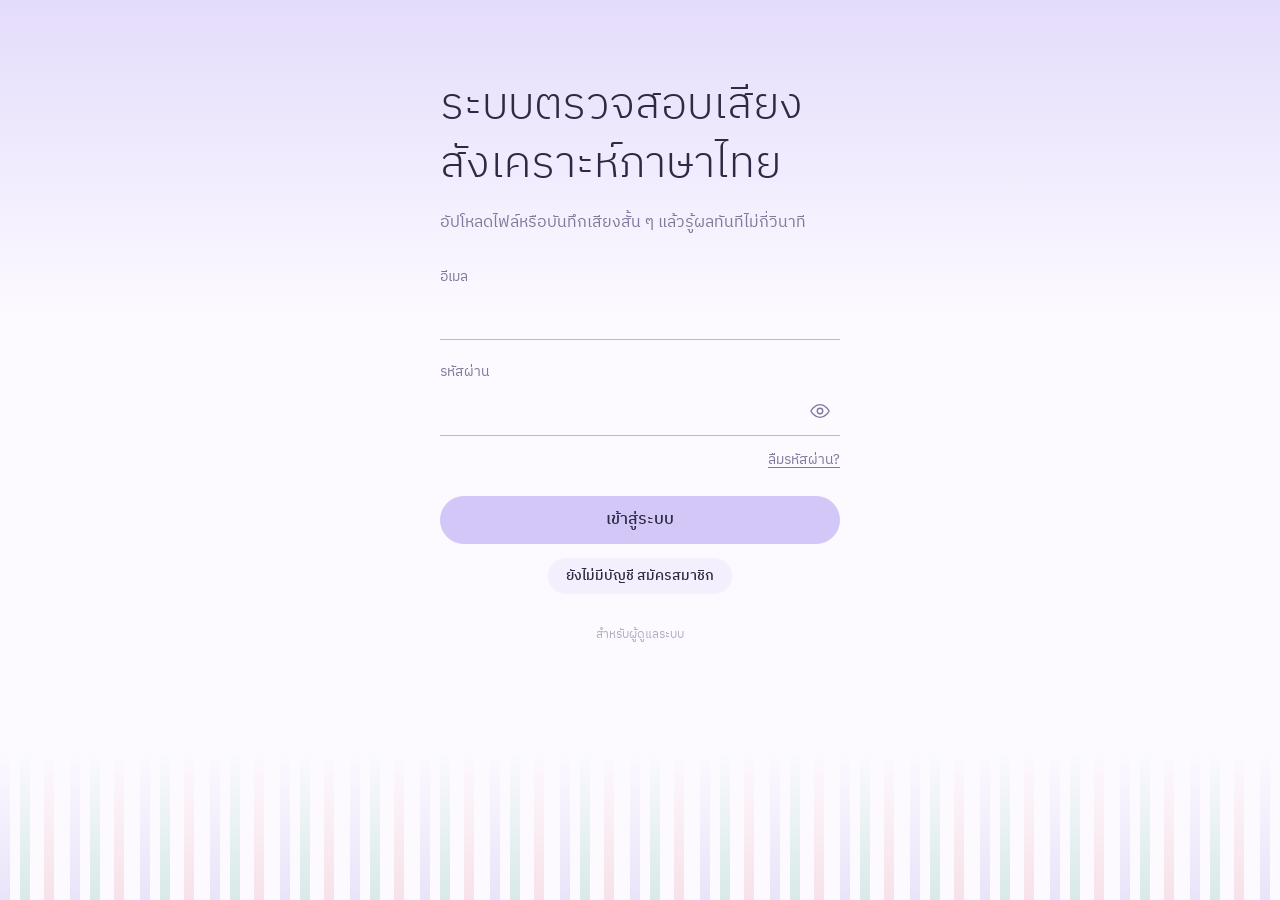
<file: frontend/index.html>
<!DOCTYPE html>
<html lang="th">
<head>
<meta charset="utf-8">
<meta name="viewport" content="width=device-width, initial-scale=1, viewport-fit=cover">
<meta name="theme-color" content="#FCFAFF" media="(prefers-color-scheme: light)">
<meta name="theme-color" content="#171424" media="(prefers-color-scheme: dark)">
<title>ระบบตรวจสอบเสียงสังเคราะห์ภาษาไทย</title>
<link rel="preconnect" href="https://fonts.googleapis.com">
<link rel="preconnect" href="https://fonts.gstatic.com" crossorigin>
<link href="https://fonts.googleapis.com/css2?family=IBM+Plex+Sans+Thai:wght@200;300;400;500&display=swap" rel="stylesheet">
<style>
:root{--bg:#FCFAFF;--surf:#F3EFFC;--line:#E6DFF5;--ink:#2E2A44;--mute:#7E789A;--accent:#8E7CE0;--real:#2E9E78;--fake:#E0626F;--btn:#D3C7F8;--on-btn:#2E2A44;--sky:#D8EDFA;--rose:#FADDE1;--mint:#D6F0E5;--lilac:#E4DCFB;--peach:#FDE6D5;color-scheme:light}
@media (prefers-color-scheme:dark){:root{--bg:#171424;--surf:#221E34;--line:#352F4D;--ink:#EFEBFA;--mute:#A9A2C4;--accent:#B5A6FF;--real:#6FD3A8;--fake:#FF8D98;--btn:#4A3F82;--on-btn:#F3F0FF;--sky:#1F3A4D;--rose:#4A2A33;--mint:#1F4236;--lilac:#3A3066;--peach:#4A3427;color-scheme:dark}}
*{box-sizing:border-box}
html{-webkit-text-size-adjust:100%}
body{margin:0;background:var(--bg);color:var(--ink);font:400 16px/1.75 'IBM Plex Sans Thai','Noto Sans Thai',system-ui,sans-serif}
b,strong{font-weight:500}
h1,h2,h3{font-weight:300;margin:0;line-height:1.35}
h1{font-size:clamp(30px,6vw,44px)}h2{font-size:24px}h3{font-size:18px;font-weight:500}
p{margin:0}
button{font:inherit;color:inherit;cursor:pointer}
svg.i{width:22px;height:22px;fill:none;stroke:currentColor;stroke-width:1.5;stroke-linecap:round;stroke-linejoin:round;flex:none}
.num{font-variant-numeric:tabular-nums}
.mute{color:var(--mute)}.small{font-size:14px}.center{text-align:center}
:focus-visible{outline:2px solid var(--accent);outline-offset:3px}
.row{display:flex;gap:16px;align-items:center;flex-wrap:wrap}
.err{color:var(--fake);margin-top:14px}
.ok{color:var(--real);margin-top:14px;display:flex;gap:8px;align-items:center}

/* header + navigation */
.bar{position:sticky;top:0;z-index:5;background:var(--bg);padding-top:env(safe-area-inset-top,0px)}
.bar>div{max-width:960px;margin:0 auto;display:flex;align-items:center;gap:28px;padding:20px 24px}
.brand{display:flex;align-items:center;gap:12px;font-size:17px;font-weight:500;margin-right:auto}
.logo{display:flex;align-items:center;gap:3px;height:24px}
.logo i{width:2.5px;border-radius:2px;background:var(--ink)}
.tag{font-size:12px;border:1px solid var(--line);border-radius:999px;padding:0 10px;color:var(--mute);font-weight:400}
.nav{display:flex;gap:28px}
.nav button{border:0;background:none;color:var(--mute);padding:6px 0;border-bottom:2px solid transparent}
.nav button svg{display:none}
.nav button:hover{color:var(--ink)}
.nm{display:inline-block;max-width:11em;overflow:hidden;text-overflow:ellipsis;white-space:nowrap;vertical-align:bottom}
.dock .nm{max-width:7em}
.nav button.on{color:var(--ink);font-weight:500;border-color:var(--ink)}
.out{border:0;background:none;color:var(--mute);padding:6px 0}
.dock{display:none}
.page{max-width:560px;margin:0 auto;padding:40px 24px 96px}
.page.wide{max-width:960px}
@media(max-width:720px){
  .nav{display:none}
  .bar>div{padding:14px 20px}
  .dock{display:flex;position:fixed;left:0;right:0;bottom:0;z-index:5;background:var(--bg);border-top:1px solid var(--line);padding:8px 8px calc(8px + env(safe-area-inset-bottom,0px))}
  .dock button{flex:1;display:flex;flex-direction:column;align-items:center;gap:2px;border:0;background:none;color:var(--mute);font-size:12px;padding:6px 0}
  .dock button.on{color:var(--ink);font-weight:500}
  .page{padding:24px 20px 120px}
}

/* shared parts */
.card{margin-top:56px;padding-top:28px;border-top:1px solid var(--line)}
.btn{display:inline-flex;align-items:center;justify-content:center;gap:8px;min-height:48px;padding:0 28px;border:0;border-radius:999px;background:var(--btn);color:var(--on-btn);font-weight:500}
.btn.block{width:100%}
.btn.ghost{background:none;color:var(--ink);border:1px solid var(--line)}
.btn.ghost:hover{border-color:var(--ink)}
.btn.sm{min-height:36px;padding:0 18px;font-size:14px}
.in{width:100%;min-height:48px;padding:10px 0;border:0;border-bottom:1px solid var(--line);border-radius:0;background:none;color:var(--ink);font:inherit}
.in:focus{outline:none;border-bottom-color:var(--ink);box-shadow:0 1px 0 var(--ink)}
textarea.in{min-height:96px;resize:vertical;border:1px solid var(--line);border-radius:14px;padding:12px 14px}
textarea.in:focus{box-shadow:none;border-color:var(--ink)}
label.f{display:block;margin-top:20px;color:var(--mute);font-size:14px}
label.f .in{margin-top:2px;color:var(--ink);font-size:16px}
.pill{display:inline-flex;align-items:center;gap:6px;font-size:14px;color:var(--mute);margin-right:10px}
.pill::before{content:"";width:6px;height:6px;border-radius:50%;background:currentColor}
.pill.real{color:var(--real)}.pill.fake{color:var(--fake)}
.seg2{display:flex;gap:28px;border-bottom:1px solid var(--line)}
.seg2 button{border:0;background:none;padding:10px 0;color:var(--mute);border-bottom:2px solid transparent;margin-bottom:-1px}
.seg2 button.on{color:var(--ink);font-weight:500;border-color:var(--ink)}
.chips{display:flex;gap:8px;flex-wrap:wrap;align-items:center;margin-top:28px}
.chip{display:inline-flex;align-items:center;gap:6px;border:1px solid var(--line);background:none;border-radius:999px;padding:5px 16px;color:var(--mute)}
.chip svg.i{width:18px;height:18px}
.chip:hover{border-color:var(--ink);color:var(--ink)}
.chip.on{background:var(--ink);border-color:var(--ink);color:var(--bg);font-weight:500}
.empty{text-align:center;padding:64px 16px;color:var(--mute)}
.iconbtn{border:0;background:none;color:var(--mute);padding:6px;border-radius:10px}
.iconbtn:hover{color:var(--fake)}

/* login */
.login{min-height:100vh;display:grid;place-items:center;padding:48px 24px 200px;position:relative;overflow:hidden}
.lg{width:100%;max-width:400px;position:relative;z-index:1}
.bars{position:absolute;left:0;right:0;bottom:0;height:150px;display:flex;align-items:flex-end;gap:6px;padding:0 24px;pointer-events:none}
.bars i{flex:1;background:color-mix(in srgb,var(--ink) 11%,var(--bg));border-radius:2px 2px 0 0;transform-origin:bottom;animation:rise .9s cubic-bezier(.2,.8,.2,1) both;animation-delay:calc(var(--n)*18ms)}
@keyframes rise{from{transform:scaleY(.04);opacity:0}to{transform:scaleY(1);opacity:1}}

/* home */
.stage{margin-top:36px}
.live{display:block;width:100%;height:84px;margin-top:36px}
.timer{font-size:72px;font-weight:200;line-height:1;text-align:center;margin-top:12px}
.rec{position:relative;width:112px;height:112px;border-radius:50%;border:1.5px solid var(--ink);background:none;color:var(--ink);display:grid;place-items:center;margin:28px auto 14px}
.rec:hover{background:var(--surf)}
.rec svg.i{width:34px;height:34px}
.rec.on{border-color:var(--fake);color:var(--fake)}
.rec.on::after{content:"";position:absolute;inset:-9px;border-radius:50%;border:1px solid var(--fake);animation:ping 1.5s ease-out infinite}
@keyframes ping{from{opacity:.9;transform:scale(.92)}to{opacity:0;transform:scale(1.2)}}
.drop{display:grid;place-items:center;gap:8px;text-align:center;border:1px dashed var(--line);border-radius:28px;padding:80px 16px;margin-top:32px;cursor:pointer;position:relative}
.drop:hover,.drop:focus-within{border-color:var(--ink)}
.drop input{position:absolute;opacity:0;width:1px;height:1px}
.drop svg.i{width:32px;height:32px;color:var(--mute)}
.spin{width:36px;height:36px;border-radius:50%;border:2px solid var(--line);border-top-color:var(--ink);margin:20px auto;animation:sp 1s linear infinite}
@keyframes sp{to{transform:rotate(360deg)}}

/* result */
.res{--c:var(--real);margin-top:36px}
.res.fake{--c:var(--fake)}
.bignum{font-size:clamp(112px,34vw,200px);font-weight:200;line-height:.95;color:var(--c);letter-spacing:-.04em}
.bignum.long{font-size:clamp(72px,21vw,120px)}
.bignum small{font-size:.26em;font-weight:300;letter-spacing:0;margin-left:.08em}
.vword{font-size:26px;font-weight:500;margin-top:14px}
audio{display:block;width:100%;height:36px;margin-top:28px}
.scope{margin-top:28px}
canvas#wave{display:block;width:100%;height:88px}
.segs{display:flex;gap:4px;margin-top:14px}
.sg{min-width:0}
.sg i{display:block;height:6px;border-radius:3px}
.sg span{display:block;margin-top:6px;font-size:12px;color:var(--mute)}
.axis{display:flex;justify-content:space-between;font-size:13px;color:var(--mute);margin-top:4px}
.choices{display:flex;gap:12px;margin-top:16px}
.choice{flex:1;display:flex;align-items:center;justify-content:center;gap:8px;min-height:48px;border:1px solid var(--line);background:none;border-radius:999px;font-weight:500}
.choice:hover{border-color:var(--ink)}
.choice.yes.on{background:var(--real);border-color:var(--real);color:var(--bg)}
.choice.no.on{background:var(--fake);border-color:var(--fake);color:var(--bg)}

/* history */
.hlist{margin-top:24px;border-bottom:1px solid var(--line)}
.hrow{--c:var(--real);display:grid;grid-template-columns:auto 1fr auto auto;gap:16px;align-items:start;padding:22px 0;border-top:1px solid var(--line)}
.hrow.fake{--c:var(--fake)}
.hrow .dot{width:8px;height:8px;border-radius:50%;background:var(--c);margin-top:11px}
.hrow .g{min-width:0;overflow-wrap:anywhere}
.hrow .sc{text-align:right}
.bigpct{font-size:40px;font-weight:200;line-height:1.1;color:var(--c)}
.cmt{margin-top:10px;padding-left:12px;border-left:2px solid var(--line);font-size:14px;color:var(--mute);white-space:pre-wrap;overflow-wrap:anywhere}
.dbg{margin-top:16px;padding:12px;border:1px dashed var(--line);border-radius:12px;font-size:12px;overflow:auto;white-space:pre-wrap;overflow-wrap:anywhere}
@media(max-width:560px){.hrow{grid-template-columns:auto 1fr auto}.hrow .iconbtn{grid-column:3;grid-row:2;justify-self:end}}

/* calendar */
.datewrap{position:relative}
.cal{position:absolute;top:calc(100% + 8px);left:0;z-index:6;width:300px;max-width:calc(100vw - 40px);background:var(--bg);border:1px solid var(--line);border-radius:20px;padding:16px}
.calh{display:flex;justify-content:space-between;align-items:center;margin-bottom:8px}
.calg{display:grid;grid-template-columns:repeat(7,1fr);gap:2px;text-align:center}
.calg i{font-style:normal;color:var(--mute);font-size:13px;padding:4px 0}
.day{border:0;background:none;border-radius:999px;min-height:36px;color:var(--ink)}
.day:hover{background:var(--surf)}
.day.today{box-shadow:inset 0 0 0 1px var(--ink)}
.day.sel{background:var(--ink);color:var(--bg);font-weight:500}
.calf{display:flex;gap:8px;justify-content:space-between;margin-top:12px}
@media(max-width:720px){.cal{position:fixed;left:50%;top:50%;transform:translate(-50%,-50%);width:min(320px,90vw)}}

/* profile */
.avatar{width:88px;height:88px;border-radius:50%;background:var(--surf);display:grid;place-items:center;font-size:34px;font-weight:200;overflow:hidden}
.avatar img{width:100%;height:100%;object-fit:cover}
.dl{margin:20px 0 0}
.dl div{display:flex;justify-content:space-between;gap:16px;padding:14px 0;border-top:1px solid var(--line)}
.dl dt{color:var(--mute)}.dl dd{margin:0;text-align:right;overflow-wrap:anywhere}

/* admin */
.stats{display:grid;grid-template-columns:repeat(4,1fr);margin-top:36px;border-top:1px solid var(--line);border-bottom:1px solid var(--line)}
.stat{--c:var(--mute);background:none;border:0;color:inherit;text-align:left;padding:24px 0 24px 24px;display:block;width:100%}
.stat:first-child{padding-left:0}
.stat+.stat{border-left:1px solid var(--line)}
button.stat:hover strong{color:var(--accent)}
.stat .k{display:flex;align-items:center;gap:8px;color:var(--mute);font-size:14px}
.stat .k i{width:8px;height:8px;border-radius:50%;background:var(--c)}
.stat strong{display:block;font-size:56px;font-weight:200;line-height:1.1;margin-top:8px}
@media(max-width:720px){.stats{grid-template-columns:1fr 1fr}.stat{padding:20px 0 20px 20px}.stat:nth-child(odd){padding-left:0;border-left:0}.stat:nth-child(n+3){border-top:1px solid var(--line)}}
.ratio{display:flex;height:8px;gap:3px;margin-top:18px}
.ratio button{border:0;min-width:8px;border-radius:4px;padding:0}
.ratio .rf{background:var(--fake)}.ratio .rr{background:var(--real)}
.legend{display:flex;gap:24px;flex-wrap:wrap;margin-top:12px;color:var(--mute);font-size:14px}
.chart{display:flex;align-items:flex-end;gap:12px;height:160px;margin-top:20px}
.chart div{flex:1;display:flex;flex-direction:column;justify-content:flex-end;align-items:center;font-size:13px;color:var(--mute);height:100%}
.chart i{display:block;width:100%;max-width:28px;background:color-mix(in srgb,var(--ink) 16%,var(--bg));border-radius:4px 4px 0 0;margin:6px 0}
.chart div.today i{background:var(--ink)}
.chart b{color:var(--ink);font-weight:500}
.tw{overflow-x:auto}.tw table{min-width:720px}.tw td:first-child{white-space:nowrap}
table{border-collapse:collapse;width:100%;font-size:15px;min-width:640px}
th,td{text-align:left;padding:14px 12px 14px 0;border-top:1px solid var(--line);vertical-align:top}
th{border-top:0;color:var(--mute);font-weight:400;font-size:13px}
.thbig{font-size:clamp(96px,22vw,140px);font-weight:200;line-height:1;text-align:center;margin-top:20px;letter-spacing:-.04em}
input[type=range]{-webkit-appearance:none;appearance:none;width:100%;height:4px;border-radius:2px;background:linear-gradient(to right,var(--real) 0 var(--x,70%),var(--fake) var(--x,70%) 100%);margin:36px 0 14px}
input[type=range]::-webkit-slider-thumb{-webkit-appearance:none;width:24px;height:24px;border-radius:50%;background:var(--bg);border:2px solid var(--ink);cursor:grab}
input[type=range]::-moz-range-thumb{width:18px;height:18px;border-radius:50%;background:var(--bg);border:2px solid var(--ink)}
.zones{display:flex;justify-content:space-between;gap:12px;font-size:14px}

@media(prefers-reduced-motion:reduce){*,*::before,*::after{animation:none!important}}

/* pastel colour layer */
body{background:linear-gradient(180deg,var(--lilac) 0,var(--bg) 320px) no-repeat,var(--bg)}
.bar{background:color-mix(in srgb,var(--lilac) 90%,transparent);backdrop-filter:blur(8px)}
.btn{box-shadow:none;transition:none}.btn:hover{background:color-mix(in srgb,var(--btn) 80%,var(--accent))}
.btn:hover,.btn:active{transform:none;box-shadow:none}
.btn.ghost{background:var(--surf);border:0}.btn.ghost:hover{background:var(--lilac)}
.chip{background:var(--surf);border-color:transparent}.chip:hover{background:var(--lilac);color:var(--ink)}
.chip.on{background:var(--btn);color:var(--on-btn);border-color:transparent}
.tag{background:var(--surf);border-color:transparent}
.nav button.on,.seg2 button.on{border-color:var(--accent)}
.in{border-bottom-color:color-mix(in srgb,var(--accent) 45%,var(--line))}
.in:focus{border-bottom-color:var(--accent);box-shadow:0 1px 0 var(--accent)}
textarea.in{background:var(--surf);border-color:transparent;box-shadow:none}textarea.in:focus{border-color:var(--accent);box-shadow:none}
.drop{background:var(--peach);border:0;color:var(--ink)}.drop:hover{background:color-mix(in srgb,var(--peach) 70%,var(--lilac))}
.drop svg.i{color:var(--accent);border:0;padding:0;background:none;width:32px;height:32px}
.rec{background:var(--rose);border:0;color:var(--fake);width:120px;height:120px;box-shadow:none;transition:none}
.rec:hover,.rec:active{transform:none;box-shadow:none;background:color-mix(in srgb,var(--rose) 70%,var(--lilac))}
.rec.on{background:var(--fake);color:#fff}.rec svg.i{width:34px;height:34px}
.live{background:none;border:0;border-radius:0;height:84px;margin-top:36px}
.timer{font-family:inherit;font-size:72px;font-weight:200}
.stage{padding:0;background:none;border:0;box-shadow:none;margin-top:36px}
.stage .seg2{background:none;padding:0;border:0;border-radius:0;border-bottom:1px solid var(--line);gap:28px}
.seg2{padding:0;border:0;border-radius:0;background:none;border-bottom:1px solid var(--line);gap:28px}
.seg2 button{flex:none;border:0;border-bottom:2px solid transparent;border-radius:0;padding:10px 0;margin-bottom:-1px;background:none;box-shadow:none}
.seg2 button.on{background:none;box-shadow:none;border-color:var(--accent);color:var(--ink)}
.bars i{background:color-mix(in srgb,var(--accent) 22%,var(--bg))}
.bars i:nth-child(3n){background:color-mix(in srgb,var(--real) 22%,var(--bg))}
.bars i:nth-child(5n){background:color-mix(in srgb,var(--fake) 20%,var(--bg))}
.res{background:color-mix(in srgb,var(--c) 12%,var(--bg));border:0;border-radius:32px;padding:28px 24px 24px;margin:36px -8px 0;box-shadow:none}
.hrow{background:var(--surf);border:0;border-radius:22px;padding:18px 20px;margin-bottom:10px;box-shadow:none}
.hrow.real{background:var(--mint)}.hrow.fake{background:var(--rose)}
.hlist{border-bottom:0}
.cmt{background:color-mix(in srgb,var(--bg) 70%,transparent);border:0;border-radius:12px;padding:8px 12px}
.cal{box-shadow:0 12px 40px rgba(60,40,110,.16);border-color:transparent}
.day.sel{background:var(--btn);color:var(--on-btn)}.day:hover{background:var(--lilac)}.day.today{box-shadow:inset 0 0 0 1px var(--accent)}
.avatar{background:var(--lilac)}
.dock{background:color-mix(in srgb,var(--lilac) 90%,transparent)}.dock button.on{color:var(--accent)}
.stats{border:0;gap:12px}
.stat,.stat:first-child{padding:20px 22px;border:0!important;border-radius:24px;background:var(--surf)}
.stats>:nth-child(1){background:var(--sky)}.stats>:nth-child(2){background:var(--rose)}.stats>:nth-child(3){background:var(--mint)}.stats>:nth-child(4){background:var(--lilac)}
.stat+.stat{border-left:0}
@media(max-width:720px){.stat:nth-child(odd){padding-left:22px}.stat:nth-child(n+3){border-top:0}}
.ratio .rf{background:var(--fake)}.ratio .rr{background:var(--real)}
.chart i{background:color-mix(in srgb,var(--accent) 30%,var(--bg))}.chart div.today i{background:var(--accent)}
.card{margin-top:44px}
input[type=range]{background:linear-gradient(to right,var(--mint) 0 var(--x,70%),var(--rose) var(--x,70%) 100%);height:8px;border:0;margin:36px 0 14px}
input[type=range]::-webkit-slider-thumb{width:26px;height:26px;background:var(--bg);border:3px solid var(--accent);box-shadow:none}
input[type=range]::-moz-range-thumb{width:20px;height:20px;background:var(--bg);border:3px solid var(--accent);box-shadow:none}
.thbig{font-family:inherit;font-weight:200;color:var(--ink);-webkit-text-stroke:0;text-shadow:none;margin-top:20px}
.err{background:none;border:0;padding:0;color:var(--fake);border-radius:0}
.ok{background:none;border:0;padding:0;color:var(--real)}

/* shims for features added later (mascot hidden, plain layout) */
.mc,.sticker,.hero::before,.hero::after{display:none}
.logo{display:flex;align-items:center;gap:3px;height:24px;width:auto;border:0;background:none;box-shadow:none;transform:none}
.logo b{display:flex;align-items:center;gap:3px;height:24px}.logo i{width:2.5px;border-radius:2px;background:var(--accent)}
.nb{display:inline-block}.brand{font-family:inherit;min-width:0;line-height:1.3}.brand .tag{flex:none}@media(max-width:560px){.bar .brand{font-size:14px;gap:8px}}@media(min-width:561px){.bar .nav button,.bar>button{white-space:nowrap}.bar .brand{flex:1 1 200px}}
.hello{display:block}.bubble{background:none;border:0;box-shadow:none;padding:0;margin:0;color:var(--mute);border-radius:0;font-size:16px}
.hero{background:none;border:0;box-shadow:none;padding:0;display:block}
.hero h1{margin:6px 0 0}.hero p{color:var(--mute);margin:14px 0 28px}
.login{display:block;max-width:none;min-height:100vh;padding:48px 24px 200px;position:relative;margin:0}
.login .hero,.login .lg{max-width:400px;margin:0 auto}.login .hero{margin-top:28px;text-align:left}
.lg{position:relative;z-index:1;margin-top:20px}.lg>.brand{display:none}.hero::before{display:none}
.lg .card{margin-top:0;padding:0;border:0;box-shadow:none;background:none}
.login::after{content:"";position:absolute;left:0;right:0;bottom:0;height:150px;background:repeating-linear-gradient(90deg,color-mix(in srgb,var(--accent) 22%,var(--bg)) 0 10px,transparent 10px 20px,color-mix(in srgb,var(--real) 22%,var(--bg)) 20px 30px,transparent 30px 44px,color-mix(in srgb,var(--fake) 20%,var(--bg)) 44px 54px,transparent 54px 70px);-webkit-mask:linear-gradient(0deg,#000,transparent);mask:linear-gradient(0deg,#000,transparent);pointer-events:none;opacity:.8}
.reshead{display:block}.reshead>div{display:flex;flex-direction:column-reverse}
.vword{background:none;border:0;border-radius:0;box-shadow:none;transform:none;padding:0;font-family:inherit;font-size:26px;font-weight:500;margin-top:14px}
.bignum{font-family:inherit;font-size:clamp(112px,34vw,200px);font-weight:200;color:var(--c);-webkit-text-stroke:0;text-shadow:none;letter-spacing:-.04em;line-height:.95;margin:0}
.bignum small{-webkit-text-stroke:0;font-weight:300}
.resmeta{color:var(--mute);margin-top:4px;opacity:1}
.warn{border:0;background:var(--peach);border-radius:12px}
.scope{background:none;border:0;padding:0;border-radius:0;margin-top:28px}
.sg i{border:0;height:6px;border-radius:3px}.sg span{text-align:left;font-weight:400;color:var(--mute)}
.choice{background:var(--surf);border:0;box-shadow:none;border-radius:999px;transition:none}
.choice:hover,.choice.yes.on,.choice.no.on{transform:none;box-shadow:none}
.choice.yes.on{background:var(--mint)}.choice.no.on{background:var(--rose)}
.hrow .dot{width:10px;height:10px;border:0;background:var(--c);margin-top:10px;display:block}.hrow .dot svg{display:none}
.bigpct{font-family:inherit;font-weight:200;font-size:40px;-webkit-text-stroke:0}
.pill{border:0;background:var(--surf);padding:0 10px;margin:0 6px 4px 0;border-radius:999px}.pill.real{background:var(--mint)}.pill.fake{background:var(--rose)}
.cmt{border:0}
.empty .mc{display:none}
.stage.center::before{content:"";display:block;width:36px;height:36px;border-radius:50%;border:2px solid var(--line);border-top-color:var(--accent);margin:20px auto;animation:sp 1s linear infinite}
.stat strong,.stat .k i{font-family:inherit}.stat strong{font-weight:200;font-size:56px}
.stat .k i{border:0;width:8px;height:8px}
.pctbadge{font-family:inherit;font-weight:300;-webkit-text-stroke:0;font-size:28px}
.agree{background:var(--peach);border:0;border-radius:14px}.agree b{font-family:inherit;font-weight:500}
.stat .sub{border:0;border-radius:999px;padding:0 10px;background:color-mix(in srgb,var(--bg) 60%,transparent)}
.pwd{position:relative;display:block}.pwd .in{padding-right:48px}
.eye{position:absolute;right:4px;top:50%;transform:translateY(-50%);border:0;background:none;border-radius:10px;padding:5px;color:var(--mute);display:grid;place-items:center}
.eye:hover,.eye.on{color:var(--accent)}
label.f .pwd{margin-top:2px}label.f .pwd .in{margin-top:0}
.susp{margin-top:18px}.suspt{font-size:14px;margin-bottom:8px}.suspl{display:flex;flex-wrap:wrap;gap:8px}.sch{display:inline-flex;gap:10px;align-items:center;border:1px solid var(--fake);background:none;color:var(--ink);border-radius:999px;padding:6px 14px;font:inherit;font-size:13px;line-height:1.5;cursor:pointer}.sch.hi{background:color-mix(in srgb,var(--fake) 24%,transparent)}.sch:hover{background:color-mix(in srgb,var(--fake) 16%,transparent)}.sch span{color:var(--fake)}
.admfoot{text-align:center;margin-top:26px}.admfoot .linkbtn{font-size:12px;opacity:.6;text-decoration:none}.admfoot .linkbtn:hover{opacity:1;text-decoration:underline}
.linkbtn{border:0;background:none;padding:0;color:var(--mute);font-size:14px;text-decoration:underline;text-underline-offset:3px}.linkbtn:hover{color:var(--accent)}
.pl{margin-top:8px}.pl audio{margin-top:0;height:36px;min-width:220px}.pl .nofile{margin-top:6px;max-width:260px}
audio{border-radius:999px}
.tag{font-family:inherit}
h1,h2,h3,.disp{font-family:inherit;font-weight:300}h3{font-weight:500}
@media(prefers-reduced-motion:reduce){*,*::before,*::after{animation:none!important}}

.qd{margin-top:22px}.qd summary{cursor:pointer;font-weight:500;padding:10px 0}
.qd .q{border:0;padding:0;margin:18px 0 0;min-width:0}.qd legend{padding:0;font-weight:500;margin-bottom:6px}
.chips.tight{margin-top:8px}
.tags{display:flex;flex-wrap:wrap;gap:6px;margin-top:8px}.tg{font-size:13px;color:var(--mute);background:color-mix(in srgb,var(--bg) 70%,transparent);border-radius:999px;padding:2px 10px}
.ban{margin-top:16px;padding:12px 16px;border-radius:16px;background:var(--lilac)}
.choice.yes.on,.choice.no.on{color:var(--ink)}
.tw .tg{background:var(--surf)}
.usearch{display:inline-flex;gap:8px;align-items:center;margin-left:auto}.usearch .in{min-height:36px;width:200px}
/* v20: ช่วงเวลากราฟ + หน้ารายละเอียด/สรุปผู้ใช้ */
.chart.mid{gap:6px}.chart.dense{gap:2px;font-size:11px}.chart.dense b{display:none}.chart.dense i{max-width:none}
.chart span{white-space:nowrap;display:block;height:20px;line-height:20px;min-height:0}.chart{padding:0 20px}.chart>div{min-width:0}.chart span{overflow:visible}
input.thbig{width:100%;background:none;border:0;outline:none;padding:0;color:inherit;font-family:inherit;-moz-appearance:textfield}input.thbig::-webkit-inner-spin-button,input.thbig::-webkit-outer-spin-button{-webkit-appearance:none;margin:0}
.drcust{display:flex;gap:16px;align-items:flex-end;flex-wrap:wrap;margin-top:16px}.drcust label{font-size:14px;color:var(--mute);display:grid;gap:2px}.drcust .in{min-height:40px;width:auto}
.drsum{margin-top:10px}
.back{margin-bottom:14px}.back svg.i{width:18px;height:18px}
.tw .linkbtn{color:var(--ink);text-decoration-color:var(--line)}.tw .linkbtn:hover{color:var(--accent)}
.sch.static{cursor:default}
/* v26: แบ่งหน้า */
.pager{display:flex;gap:6px;flex-wrap:wrap;align-items:center;justify-content:center;margin-top:28px;margin-bottom:110px}
.pgb{min-width:40px;min-height:40px;padding:0 12px;border:0;border-radius:999px;background:var(--surf);color:var(--ink);font-weight:500;display:inline-flex;align-items:center;justify-content:center;gap:4px}
.pgb:hover:not(:disabled){background:var(--lilac)}.pgb.on{background:var(--btn);color:var(--on-btn)}.pgb:disabled{opacity:.4;cursor:default}
.pgb svg.i{width:16px;height:16px}.pgd{color:var(--mute);padding:0 2px}
.ovh{font-size:17px;font-weight:400;margin:36px 0 4px}
.selrow{display:flex;gap:16px;flex-wrap:wrap;margin-top:14px}.selrow label{display:grid;gap:4px;font-size:13px;color:var(--mute);min-width:180px}.selrow select{padding:8px 10px}

.chartw{overflow-x:auto;margin-top:20px;padding-bottom:6px}
.chart2{display:flex;gap:8px;padding:0 4px}
.chart2>div{flex:1;min-width:0;display:flex;flex-direction:column;align-items:center}
.chart2 .pl{height:150px;width:100%;display:flex;flex-direction:column;justify-content:flex-end;align-items:center;border-bottom:2px solid color-mix(in srgb,var(--ink) 35%,var(--bg))}
.chart2 b{font-size:17px;font-weight:600;color:var(--ink);line-height:26px;margin-top:2px}
.chart2 i{display:block;width:100%;max-width:34px;border-radius:6px 6px 0 0;background:color-mix(in srgb,var(--accent) 38%,var(--bg))}
.chart2 .today i{background:var(--accent)}
.chart2 span{margin-top:8px;font-size:13px;color:var(--mute);white-space:nowrap;height:20px;line-height:20px}
.chart2 .today span{color:var(--ink);font-weight:600}

.chart2 .pl{height:auto;border-bottom:0;justify-content:flex-start}
.chart2 i{height:120px;max-width:none;width:100%;display:flex;align-items:center;justify-content:center;border-radius:12px}
.chart2 i b{margin:0;line-height:1;font-size:18px}
.chart2 .today i b{color:#fff}

.av{width:30px;height:30px;border-radius:50%;display:inline-grid;place-items:center;overflow:hidden;flex:none;background:color-mix(in srgb,var(--accent) 38%,var(--bg));color:var(--ink);font-weight:500;font-size:14px;line-height:1}
.av img{width:100%;height:100%;object-fit:cover}
.nav button .av{display:inline-grid}
.bar .acct{display:flex;align-items:center;gap:8px;padding:4px 16px 4px 4px;border-radius:999px;border:0;background:color-mix(in srgb,var(--accent) 16%,var(--bg));color:var(--ink);cursor:pointer;flex:none;margin-left:24px;white-space:nowrap}
.bar .acct:hover{background:color-mix(in srgb,var(--accent) 24%,var(--bg))}
.bar .acct.on{box-shadow:0 0 0 2px var(--accent)}
.dock .av{width:26px;height:26px;font-size:13px}
.dock button.on .av{box-shadow:0 0 0 2px var(--accent)}
@media(max-width:720px){.bar .acct{padding:0;background:none;margin-left:12px}.bar .acct .nm{display:none}.bar .acct .av{width:32px;height:32px}}

.chart2>button{font:inherit;border:0;background:none;padding:0;cursor:pointer;flex:1;min-width:0;display:flex;flex-direction:column;align-items:center;gap:6px;color:var(--mute)}
.chart2>button:disabled{cursor:default}
.chart2 .pl{flex-direction:row;justify-content:flex-start;height:140px;width:100%;max-width:44px;border-radius:999px;background:color-mix(in srgb,var(--accent) 10%,var(--bg));display:flex;align-items:flex-end;overflow:hidden;border-bottom:0;transition:transform .15s}
.chart2 .pl i{display:block;width:100%;max-width:none;border-radius:0;background:linear-gradient(180deg,color-mix(in srgb,var(--accent) 55%,var(--bg)),var(--accent))}
.chart2>button.today .pl i{background:linear-gradient(180deg,var(--accent),color-mix(in srgb,var(--accent) 70%,var(--ink)))}
.chart2>button:not(:disabled):hover .pl{transform:translateY(-3px)}
.chart2>button:focus-visible .pl{outline:2px solid var(--accent);outline-offset:2px}
.chart2>button b{margin:0;font-size:16px;font-weight:600;line-height:22px;color:var(--ink)}
.chart2>button.z b{color:color-mix(in srgb,var(--mute) 60%,var(--bg));font-weight:400}
.chart2>button span{margin:0;font-size:13px;height:18px;line-height:18px;color:var(--mute);white-space:nowrap}
.chart2>button.today span{color:var(--ink);font-weight:600}

.hd2{display:flex;align-items:center;justify-content:space-between;gap:12px}.hd2 h1{margin:0;flex:1;min-width:0;text-wrap:balance}
.clrw{display:flex;justify-content:flex-end;margin-top:12px}
.ib{display:inline-flex;align-items:center;gap:6px;border:0;border-radius:999px;padding:8px 16px;background:var(--surf);color:var(--ink);font-size:14px;cursor:pointer;white-space:nowrap}.ib svg{width:16px;height:16px}
.cb{width:22px;height:22px;border-radius:7px;border:2px solid var(--line);flex:none;display:inline-grid;place-items:center;color:#fff;margin-top:4px}.cb.on{background:var(--accent);border-color:var(--accent)}.cb svg{width:14px;height:14px}
.hrow.nosel{opacity:.45}.hrow.nosel .cb{visibility:hidden}
.selrow{display:flex;align-items:center;justify-content:space-between;gap:12px;padding:12px 0 4px}.selrow .selall{padding:0}
.selall{display:flex;align-items:center;gap:10px;border:0;background:none;color:var(--mute);font-size:14px;padding:16px 0 4px;cursor:pointer}
.selbar{position:fixed;left:50%;transform:translateX(-50%);bottom:24px;width:min(560px,calc(100% - 32px));z-index:8;background:var(--ink);color:var(--bg);border-radius:16px;padding:12px 16px;display:flex;justify-content:space-between;align-items:center;font-size:15px}
.selbar .danger{border:0;background:none;color:#ffb3bb;font-size:15px;cursor:pointer}.selbar .danger:disabled{opacity:.4;cursor:default}
@media(max-width:720px){.selbar{bottom:calc(84px + env(safe-area-inset-bottom,0px))}}
.scrim{position:fixed;inset:0;z-index:20;background:rgba(46,42,68,.45);display:grid;place-items:center;padding:20px}
.modal{background:var(--bg);border-radius:20px;padding:24px;max-width:420px;width:100%;box-shadow:0 12px 40px rgba(60,40,120,.3)}
.modal h3{margin:0 0 8px;font-size:18px}.modal p{margin:0 0 18px;line-height:1.6}.modal b{color:var(--ink)}
.modal .mbtn{display:flex;gap:10px;justify-content:flex-end}.btn.danger{background:var(--fake);color:#fff}
.toast2{position:fixed;left:50%;transform:translateX(-50%);bottom:24px;z-index:25;background:var(--ink);color:var(--bg);border-radius:14px;padding:12px 18px;font-size:14px;max-width:calc(100% - 32px)}
@media(max-width:720px){.toast2{bottom:calc(84px + env(safe-area-inset-bottom,0px))}}

.plr{display:inline-flex;align-items:center;gap:8px;flex-wrap:wrap}
.plr .adel{padding:8px;background:color-mix(in srgb,var(--fake) 10%,transparent);color:var(--fake);border-radius:50%;display:inline-grid;place-items:center}
.plr .adel svg{width:18px;height:18px}

.plr{display:flex;flex-wrap:nowrap;align-items:center;gap:8px;max-width:100%}
.plr audio{flex:1 1 auto;min-width:0;width:100%;max-width:320px}
.plr .adel{flex:none}
.btn.again{display:inline-flex;width:auto;padding:12px 28px;border-radius:999px;background:color-mix(in srgb,var(--accent) 82%,#2E2A44);color:#fff;box-shadow:none}
.btn.again:hover{background:color-mix(in srgb,var(--accent) 68%,#2E2A44)}
.btn.outr{background:color-mix(in srgb,var(--fake) 10%,var(--bg));color:var(--fake);border:1.5px solid var(--fake);box-shadow:none}
.btn.outr:hover{background:color-mix(in srgb,var(--fake) 18%,var(--bg))}
.btn.lite{background:color-mix(in srgb,var(--accent) 13%,var(--bg));color:var(--ink);box-shadow:none}
.btn.lite:hover{background:color-mix(in srgb,var(--accent) 22%,var(--bg))}

.bar .outb{display:flex;align-items:center;gap:8px;padding:8px 16px;border-radius:999px;border:0;background:color-mix(in srgb,var(--fake) 12%,var(--bg));color:var(--fake);margin-left:20px;cursor:pointer;white-space:nowrap;flex:none;font:inherit}
.bar .outb:hover{background:color-mix(in srgb,var(--fake) 20%,var(--bg))}
.bar .outb svg{width:16px;height:16px;fill:none;stroke:currentColor;stroke-width:1.8;stroke-linecap:round;stroke-linejoin:round}
@media(max-width:720px){.bar .outb{padding:0;width:38px;height:38px;justify-content:center;margin-left:8px}.bar .outb span{display:none}.bar .outb svg{width:18px;height:18px}}
</style>
</head>
<body>
<div id="app"></div>
<script>
// ===== ตั้งค่า: แก้ที่อยู่ของ backend ตรงนี้ =====
const API=window.API_BASE||(()=>{try{const q=new URLSearchParams(location.search).get('api');if(q)return q.replace(/\/$/,'');if(/^https?:$/.test(location.protocol)&&location.hostname)return location.origin+'/api'}catch(e){}return'http://localhost:8000'})();

const $=s=>document.querySelector(s),esc=s=>String(s).replace(/[&<>"]/g,c=>({"&":"&amp;","<":"&lt;",">":"&gt;",'"':"&quot;"}[c]));
const D=d=>d.toLocaleDateString('th-TH',{day:'numeric',month:'short',year:'numeric'}),T=d=>d.toLocaleTimeString('th-TH',{hour:'2-digit',minute:'2-digit'});
const dk=d=>d.getFullYear()+'-'+String(d.getMonth()+1).padStart(2,'0')+'-'+String(d.getDate()).padStart(2,'0');
const mmss=s=>Math.floor(s/60)+':'+String(s%60).padStart(2,'0');
// ช่วงที่น่าสงสัย: ช่วงที่ค่าแสดง >= 50% (= คะแนนดิบ >= เกณฑ์ตัดสิน) ; ระดับ 2 = เกินเกณฑ์
const adj=(v,th)=>{if(v===undefined||v===null||isNaN(v))return v;th=th||S.th||.5;const c=x=>Math.min(1-2**-53,Math.max(1e-300,x)),lg=x=>Math.log(c(x)/(1-c(x)));return 1/(1+Math.exp(-(lg(v)-lg(th))))};
const fp=v=>{const p=v*100;return p>=100?'100':p>=99.5?(Math.floor(p*100)/100).toFixed(2):p>0&&p<.5?(p<.01?'&lt;0.01':p.toFixed(2)):String(Math.round(p))};
const SUS=.5,ts=s=>{const m=Math.floor(s/60);return m+':'+(s-m*60).toFixed(1).padStart(4,'0')};
const segT=(d,k)=>d.segs&&d.segs.length==d.scores.length?[d.segs[k].s,d.segs[k].e]:[k*(d.dur||0)/d.scores.length,(k+1)*(d.dur||0)/d.scores.length];
const lvl=(s,th)=>s>=th?2:0;
const store={get:k=>{try{return sessionStorage.getItem(k)}catch(e){return null}},set:(k,v)=>{try{v==null?sessionStorage.removeItem(k):sessionStorage.setItem(k,v)}catch(e){}}};
const S={ur:{mode:'',from:'',to:'',open:false},hp:0,hps:10,dr:{n:7,from:'',to:'',open:false},dcnt:[],stk:[],pp:'',did:null,dd:null,us:null,fo:null,qopen:false,users:[],utotal:0,uq:'',ua:'',fu:null,atotal:0,dm:null,fp:0,fpEmail:'',token:null,user:null,role:'user',page:'home',tab:'rec',phase:'idle',cur:null,rec:null,f:{date:'',res:''},reg:false,err:'',msg:'',loading:false,th:.8,hist:[],adet:[],stats:{},thinfo:{}};

S.cal={open:false,y:new Date().getFullYear(),m:new Date().getMonth()};
const AVK=u=>'av:'+(u.id||u.email);
const AV={get:u=>{try{return localStorage.getItem(AVK(u))}catch(e){return null}},set:(u,v)=>{try{localStorage.setItem(AVK(u),v);return true}catch(e){return false}}};
function avShrink(f){return new Promise((ok,no)=>{const im=new Image(),url=URL.createObjectURL(f);im.onload=()=>{const n=256,s=Math.min(im.width,im.height),c=document.createElement('canvas');c.width=c.height=n;c.getContext('2d').drawImage(im,(im.width-s)/2,(im.height-s)/2,s,s,0,0,n,n);ok(c.toDataURL('image/jpeg',.85))};im.onerror=()=>no(new Error('เปิดรูปนี้ไม่ได้ ลองไฟล์ .jpg หรือ .png'));im.src=url})}
const ERR_TH={'Invalid email or password':'อีเมลหรือรหัสผ่านไม่ถูกต้อง','Invalid username or password':'ชื่อผู้ใช้หรือรหัสผ่านไม่ถูกต้อง','Account suspended':'บัญชีนี้ถูกระงับ ติดต่อผู้ดูแลระบบ','Email already in use':'อีเมลนี้ถูกใช้สมัครไปแล้ว','Current password is incorrect':'รหัสผ่านปัจจุบันไม่ถูกต้อง','Feedback already submitted for this record':'ส่งความคิดเห็นของผลนี้ไปแล้ว','Invalid or suspended account':'บัญชีนี้ถูกระงับหรือไม่ถูกต้อง','User not found':'ไม่พบผู้ใช้นี้','Email not verified':'ยังไม่ได้ยืนยันอีเมล กดลิงก์ในอีเมลที่เราส่งให้ก่อนนะ','Invalid or expired token':'ลิงก์ไม่ถูกต้องหรือหมดอายุแล้ว ขอลิงก์ใหม่ได้ที่หน้าเข้าสู่ระบบ','Session expired, please log in again':'เซสชันหมดอายุ โปรดเข้าสู่ระบบใหม่'};
const thErr=m=>ERR_TH[m]||(/must be different/i.test(m)?'รหัสผ่านใหม่ต้องไม่ซ้ำกับรหัสผ่านเดิม':m);
// ===== ชั้นเรียก API =====
async function api(path,o={}){
  const h={};if(S.token)h.Authorization='Bearer '+S.token;if(o.body)h['Content-Type']='application/json';
  let r;try{r=await fetch(API+path,{method:o.method||'GET',headers:h,body:o.form||(o.body?JSON.stringify(o.body):undefined)})}
  catch(e){throw new Error('เชื่อมต่อ API ที่ '+API+' ไม่ได้ ตรวจว่า backend เปิดอยู่และตั้ง CORS ไว้แล้ว')}
  if(r.status==401&&S.token&&!o.noAuthRedirect){logout();throw new Error('เซสชันหมดอายุ โปรดเข้าสู่ระบบใหม่')}
  const t=await r.text();let j=null;try{j=t?JSON.parse(t):null}catch(e){}
  if(!r.ok){let m=j&&(j.detail||j.message);if(Array.isArray(m))m=m.map(x=>x.msg).join(' ');const er=new Error(typeof m=='string'&&m?thErr(m):'เกิดข้อผิดพลาด ('+r.status+')');er.status=r.status;throw er}
  return j}
// ===== แปลงชื่อ field จาก backend เป็นรูปแบบที่ UI ใช้ (ปรับตาม schema จริงได้ที่นี่ที่เดียว) =====
const pick=(o,ks)=>{if(!o)return;for(const k of ks)if(o[k]!==undefined&&o[k]!==null)return o[k]};
const list=j=>Array.isArray(j)?j:(j&&(j.items||j.results||j.data||j.detections||j.history||j.predictions||j.files))||[];
const UU=/^[0-9a-f]{8}-[0-9a-f]{4}-[0-9a-f]{4}-[0-9a-f]{4}-[0-9a-f]{12}$/i;
function uuidIn(o,d=0){if(!o||typeof o!='object'||d>3)return;const ks=Object.keys(o).filter(k=>!/user|owner|account/i.test(k));
  for(const k of ks)if(typeof o[k]=='string'&&UU.test(o[k])&&/id/i.test(k))return o[k];
  for(const k of ks){const r=uuidIn(o[k],d+1);if(r)return r}}
function deep(o,re,ok,d=0){if(!o||typeof o!='object'||Array.isArray(o)||d>3)return;
  for(const k of Object.keys(o)){const v=o[k];if(re.test(k)&&!/thresh|index|class|version|id$/i.test(k)&&ok(v))return v}
  for(const k of Object.keys(o)){const r=deep(o[k],re,ok,d+1);if(r!==undefined)return r}}
function norm(x){
  const fb0=pick(x,['feedback','user_feedback']),fb=Array.isArray(fb0)?fb0[0]:fb0,lbv=[x.label,x.result,x.prediction,x.verdict,x.result&&x.result.label,x.prediction&&x.prediction.label].find(v=>typeof v=='string'),lb=lbv?lbv.toLowerCase():'',
    th=pick(x,['threshold','threshold_used']),sg0=pick(x,['segment_scores','segments','scores']),sg=Array.isArray(sg0)?sg0:[];
  let sc=pick(x,['spoof_score','score','spoof_probability','probability','mean_probability']);
  if(sc===undefined)sc=deep(x,/spoof|score|prob|confidence/i,v=>typeof v=='number'&&v>=0&&v<=100);
  sc=+sc||0;if(sc>1)sc=sc/100;
  return{id:(v=>UU.test(String(v))?v:uuidIn(x))(pick(x,['id','detection_id','history_id','record_id','uuid'])),raw:x,name:String(pick(x,['filename','file_name','original_filename','name'])||'ไฟล์เสียง').replace(/\.(webm|wav|mp3|m4a|ogg|flac|aac|opus|mp4)$/i,''),score:sc,
    dur:Math.round(+pick(x,['duration_sec','duration','duration_seconds'])||0),at:new Date(pick(x,['created_at','timestamp','detected_at'])||Date.now()),
    agree:(typeof fb0=='string'?{agree:true,disagree:false}[fb0]:undefined)??pick(x,['user_agrees','agree'])??(fb?pick(fb,['user_agrees','agree']):undefined)??deep(x,/agree/i,v=>typeof v=='boolean')??null,comment:x.comment||(fb&&fb.comment)||deep(x,/comment/i,v=>typeof v=='string'&&v.trim()!=='')||'',scores:sg.map(s=>+(s&&typeof s=='object'?(s.spoof_probability??s.score??s.probability):s)),segs:sg.filter(s=>s&&typeof s=='object'&&s.end_seconds!==undefined).map(s=>({s:+s.start_seconds||0,e:+s.end_seconds||0})),partial:!!x.possible_partial_spoof,maxp:+x.max_probability||0,
    fake:lb?/spoof|fake|synth/.test(lb):undefined,th:th!==undefined?+th:undefined,model:x.model_version||'',uid:x.user_id,email:pick(x,['user_email','email'])||(x.user&&x.user.email)||'ผู้เยี่ยมชม'}}
const jwtRole=t=>{try{return JSON.parse(decodeURIComponent(escape(atob(String(t).split('.')[1].replace(/-/g,'+').replace(/_/g,'/'))))).role||null}catch(e){return null}};
const decs=t=>{t=String(t).trim();const v=parseFloat(t);if(isNaN(v))return 0;if(/e/i.test(t)){const m=String(v).split('e-');return (m[0].split('.')[1]||'').length+(m[1]?+m[1]:0)}return (t.split('.')[1]||'').length};
const thTxt=d=>d.th!==undefined?String(+d.th.toFixed(6)):'–';
const isF=d=>d.fake!==undefined?d.fake:d.score>=(d.th||S.th);
const avc=()=>{const u=S.user||{};return `<span class="av">${u.img?`<img src="${u.img}" alt="">`:esc((uname(u)[0]||'?').toUpperCase())}</span>`};
const uname=u=>pick(u,['name','full_name','display_name'])||String(u.email||'').split('@')[0];
const since=u=>{const v=pick(u,['created_at','createdAt','member_since']);return v?D(new Date(v)):'ไม่ระบุ'};
const pct=v=>v===undefined?'–':(v<=1?v*100:v).toFixed(1)+'%';

const pill=d=>isF(d)?'<span class="pill fake">สังเคราะห์</span>':'<span class="pill real">เสียงจริง</span>';
const fbp=d=>d.agree===null?'<span class="pill">ยังไม่ระบุ</span>':d.agree?'<span class="pill real">ผลถูกต้อง</span>':'<span class="pill fake">ผลไม่ถูกต้อง</span>';
const filt=l=>l.filter(d=>(!S.f.date||dk(d.at)==S.f.date)&&(!S.f.res||(isF(d)?'fake':'real')==S.f.res));
const errBox=()=>S.err?`<div class="err" role="alert">${esc(S.err)}</div>`:'';
const IC={logout:'<path d="M9 4H5v16h4M16 8l4 4-4 4M20 12H9"/>',
  mic:'<rect x="9" y="3" width="6" height="12" rx="3"/><path d="M5 11a7 7 0 0 0 14 0M12 18v3"/>',
  clock:'<circle cx="12" cy="12" r="9"/><path d="M12 7v5l3 2"/>',
  user:'<circle cx="12" cy="8" r="4"/><path d="M4 21a8 8 0 0 1 16 0"/>',
  grid:'<rect x="3" y="3" width="7" height="7" rx="1.5"/><rect x="14" y="3" width="7" height="7" rx="1.5"/><rect x="3" y="14" width="7" height="7" rx="1.5"/><rect x="14" y="14" width="7" height="7" rx="1.5"/>',
  sliders:'<path d="M4 7h10M18 7h2M4 17h2M10 17h10"/><circle cx="16" cy="7" r="2"/><circle cx="8" cy="17" r="2"/>',
  stop:'<rect x="6" y="6" width="12" height="12" rx="2" fill="currentColor"/>',
  upload:'<path d="M12 16V4M7 9l5-5 5 5M4 20h16"/>',
  check:'<path d="M5 12.5l4.5 4.5L19 7"/>',
  cross:'<path d="M6 6l12 12M18 6L6 18"/>',
  trash:'<path d="M4 7h16M10 11v6M14 11v6M6 7l1 13h10l1-13M9 7V4h6v3"/>',
  cal:'<rect x="3" y="5" width="18" height="16" rx="2"/><path d="M3 10h18M8 3v4M16 3v4"/>',
  play:'<path d="M8 5v14l11-7z" fill="currentColor"/>',
  eye:'<path d="M2 12s4-7 10-7 10 7 10 7-4 7-10 7-10-7-10-7z"/><circle cx="12" cy="12" r="3"/>',
  left:'<path d="M15 6l-6 6 6 6"/>',right:'<path d="M9 6l6 6-6 6"/>'};
const ic=n=>`<svg class="i" viewBox="0 0 24 24" aria-hidden="true">${IC[n]}</svg>`;
const NAV={user:[['home','mic','ตรวจสอบเสียง'],['hist','clock','ประวัติการตรวจสอบ'],['prof','user','บัญชี']],admin:[['dash','grid','ภาพรวม'],['hist','clock','ประวัติการตรวจสอบ'],['users','user','ผู้ใช้งาน'],['th','sliders','เกณฑ์ตัดสิน']]};
const MOUTH={idle:'<path d="M66 100 Q80 113 94 100" fill="none" stroke="var(--bd)" stroke-width="4"/>',
 listen:'<ellipse cx="80" cy="106" rx="8" ry="10" fill="var(--paper)" stroke="var(--bd)" stroke-width="4"/>',
 busy:'<circle cx="80" cy="104" r="5" fill="var(--bd)"/>',
 real:'<path d="M62 96 Q80 124 98 96Z" fill="var(--paper)" stroke="var(--bd)" stroke-width="4"/>',
 fake:'<path d="M60 106 l7 -8 l7 8 l7 -8 l7 8 l7 -8 l5 8" fill="none" stroke="var(--bd)" stroke-width="4"/>'};
const EYES={idle:'<circle cx="60" cy="78" r="7" fill="var(--bd)"/><circle cx="100" cy="78" r="7" fill="var(--bd)"/>',
 listen:'<circle cx="60" cy="76" r="10" fill="var(--paper)" stroke="var(--bd)" stroke-width="4"/><circle cx="100" cy="76" r="10" fill="var(--paper)" stroke="var(--bd)" stroke-width="4"/><circle cx="62" cy="77" r="4" fill="var(--bd)"/><circle cx="102" cy="77" r="4" fill="var(--bd)"/>',
 busy:'<circle cx="60" cy="74" r="7" fill="var(--bd)"/><circle cx="100" cy="74" r="7" fill="var(--bd)"/><circle cx="62" cy="71" r="2.4" fill="var(--paper)"/><circle cx="102" cy="71" r="2.4" fill="var(--paper)"/>',
 real:'<path d="M50 82 Q60 66 70 82" fill="none" stroke="var(--bd)" stroke-width="4.5"/><path d="M90 82 Q100 66 110 82" fill="none" stroke="var(--bd)" stroke-width="4.5"/>',
 fake:'<path d="M50 74 L70 78" stroke="var(--bd)" stroke-width="4.5"/><path d="M90 70 L112 62" stroke="var(--bd)" stroke-width="4.5"/><circle cx="62" cy="86" r="6" fill="var(--bd)"/><circle cx="102" cy="86" r="6" fill="var(--bd)"/>'};
const mascot=(m,sz)=>`<svg class="mc ${m}" viewBox="0 0 160 150" style="${sz?'--s:'+sz+'px':''}" aria-hidden="true"><g fill="none" stroke="var(--bd)" stroke-width="4.5" stroke-linecap="round"><path d="M62 26V14"/><path d="M80 22V4"/><path d="M98 26V12"/></g><path class="body" d="M20 100C10 50 45 22 80 24c38 2 70 26 62 74-4 30-30 42-62 42-32 0-56-10-60-40Z" stroke="var(--bd)" stroke-width="4.5"/>${m=='fake'?'':'<circle cx="44" cy="100" r="7" fill="var(--rose)" opacity=".7"/><circle cx="116" cy="100" r="7" fill="var(--rose)" opacity=".7"/>'}${EYES[m]}${MOUTH[m]}</svg>`;
const logo=()=>`<span class="logo" aria-hidden="true"><b>${[8,15,20,11,16].map(h=>`<i style="height:${h}px"></i>`).join('')}</b></span>`;
const MTH=['มกราคม','กุมภาพันธ์','มีนาคม','เมษายน','พฤษภาคม','มิถุนายน','กรกฎาคม','สิงหาคม','กันยายน','ตุลาคม','พฤศจิกายน','ธันวาคม'],WD=['อา','จ','อ','พ','พฤ','ศ','ส'];
function calHTML(){
  const y=S.cal.y,m=S.cal.m,first=new Date(y,m,1).getDay(),days=new Date(y,m+1,0).getDate(),today=dk(new Date());
  let cells='';for(let i=0;i<first;i++)cells+='<span></span>';
  for(let n=1;n<=days;n++){const k=y+'-'+String(m+1).padStart(2,'0')+'-'+String(n).padStart(2,'0');cells+=`<button class="day ${k==S.f.date?'sel':''} ${k==today?'today':''}" data-day="${k}">${n}</button>`}
  return `<div class="cal" role="dialog" aria-label="เลือกวันที่"><div class="calh"><button class="iconbtn" data-cal="-1" aria-label="เดือนก่อนหน้า">${ic('left')}</button><b>${MTH[m]} ${y+543}</b><button class="iconbtn" data-cal="1" aria-label="เดือนถัดไป">${ic('right')}</button></div><div class="calg">${WD.map(w=>`<i>${w}</i>`).join('')}${cells}</div><div class="calf"><button class="btn ghost sm" data-day="${today}">วันนี้</button><button class="btn ghost sm" data-day="">ล้างวันที่</button></div></div>`}
const ovals=(set,cur)=>{const a=[...set];if(cur&&!a.includes(+cur))a.push(+cur);return a};
const admSel=()=>{if(!(S.role=='admin'&&S.page=='hist'))return'';const cnt={};let M;if(S.fopt){M=S.fopt.models.map(m=>(cnt[m.v]=m.n,m.v))}else M=[...S.mopts].sort();if(S.f.model&&!M.includes(S.f.model))M.push(S.f.model);const T=ovals(S.topts,S.f.th);if(S.fopt){[S.fopt.tmin,S.fopt.tmax].forEach(v=>{if(v!==null&&v!==undefined&&!T.some(t=>thEq(t,v)))T.push(+(+v).toFixed(6))})}if(S.curth!==undefined&&!T.some(t=>thEq(t,S.curth)))T.push(+S.curth);T.sort((a,b)=>a-b);
  return `<div class="selrow"><label>โมเดลที่ตรวจ<select class="in" data-f="model"><option value="">ทั้งหมด</option>${M.map(m=>`<option value="${esc(m)}" ${S.f.model==m?'selected':''}>${esc(m)}${cnt[m]!==undefined?' ('+cnt[m]+')':''}</option>`).join('')}</select></label><label>เกณฑ์ที่ใช้ตอนตรวจ<select class="in" data-f="th"><option value="">ทั้งหมด</option>${T.map(t=>`<option value="${t}" ${S.f.th!==''&&+S.f.th==t?'selected':''}>${(+t).toFixed(6).replace(/0+$/,'').replace(/\.$/,'')}${S.curth!==undefined&&thEq(t,S.curth)?' (ค่าปัจจุบัน)':''}</option>`).join('')}</select></label><label>ผลตอบรับจากผู้ใช้<select class="in" data-f="fb"><option value="">ทั้งหมด</option>${[['agree','ผู้ใช้บอกว่าผลถูกต้อง'],['disagree','ผู้ใช้บอกว่าผลไม่ถูกต้อง'],['none','ยังไม่ให้ความคิดเห็น']].map(o=>`<option value="${o[0]}" ${S.f.fb==o[0]?'selected':''}>${o[1]}</option>`).join('')}</select></label></div>`};
const filterBar=()=>{const on=S.f.date||S.f.res||S.f.model||S.f.th||S.f.fb;
  return `<div class="chips">${[['','ทั้งหมด'],['real','เสียงจริง'],['fake','เสียงสังเคราะห์']].map(c=>`<button class="chip ${S.f.res==c[0]?'on':''}" data-chip="${c[0]}">${c[1]}</button>`).join('')}<div class="datewrap"><button class="chip ${S.f.date?'on':''}" data-cal="toggle" aria-haspopup="dialog">${ic('cal')}${S.f.date?D(new Date(S.f.date+'T00:00:00')):'เลือกวันที่'}</button>${S.cal.open?calHTML():''}</div>${on?'<button class="btn ghost sm" data-act="clr">ล้างตัวกรอง</button>':''}</div>${admSel()}`};

function render(){
  const a=$('#app');if(!S.user){a.innerHTML=loginV();return}
  if(S.role=='admin'&&S.page=='home'){S.page='dash';if(!S.stats)setTimeout(()=>go('dash'),0)}
  const adm=S.role=='admin',nav=NAV[adm?'admin':'user'],onp=(S.page=='ddet'||S.page=='usum'||S.page=='udet')?(S.pp||'hist'):S.page,btns=dk=>nav.filter(p=>dk||p[0]!='prof').map(p=>`<button data-go="${p[0]}" class="${onp==p[0]?'on':''}">${p[0]=='prof'&&S.user?'':ic(p[1])}${p[0]=='prof'&&S.user?`${avc()}<span class="nm">${esc(uname(S.user))}</span>`:p[2]}</button>`).join('');
  const v=S.loading?'<p class="mute">กำลังโหลดข้อมูลจากระบบ</p>':{home:homeV,hist:adm?aHistV:uHistV,prof:profV,dash:dashV,th:thV,users:usersV,ddet:ddetV,usum:usumV,udet:udetV}[S.page]();
  a.innerHTML=`<header class="bar"><div><div class="brand">${logo()}<span><span class="nb">ระบบตรวจสอบ</span><wbr><span class="nb">เสียงสังเคราะห์</span><wbr><span class="nb">ภาษาไทย</span></span>${adm?'<span class="tag">Admin</span>':''}</div><nav class="nav" aria-label="เมนูหลัก">${btns()}</nav>${S.user&&!adm?`<button class="acct ${onp=='prof'?'on':''}" data-go="prof" aria-label="บัญชีของฉัน">${avc()}<span class="nm">${esc(uname(S.user))}</span></button>`:''}${adm?`<button class="outb" data-act="out" aria-label="ออกจากระบบ">${ic('logout')}<span>ออกจากระบบ</span></button>`:''}</div></header>
  <main class="page ${adm?'wide':''}">${v}</main><nav class="dock" aria-label="เมนูหลัก">${btns(1)}</nav>${S.cfm?cfmV():''}${S.tst?`<div class="toast2" role="status">${esc(S.tst)}</div>`:''}`;
  if((S.phase=='done'&&S.page=='home'||S.page=='udet')&&$('#wave'))draw();
  {const cw=$('.chartw');if(cw)cw.scrollLeft=cw.scrollWidth}
  if(S.page=='home'&&!S.rec&&$('#live'))drawLive();
}
const sentCard=(mood,title,body,extra,btnAct,btnText,backAct,backText)=>`<div class="card center"><div style="display:grid;justify-items:center">${mascot(mood,100)}</div><h2 style="margin-top:8px">${title}</h2><p class="mute" style="margin-top:6px">${body}</p>${extra||''}${errBox()}<button class="btn block" style="margin-top:20px" data-act="${btnAct}">${btnText}</button>${backAct?`<p class="center" style="margin-top:14px"><button class="btn ghost sm" data-act="${backAct}">${backText}</button></p>`:''}</div>`;
function fpCard(){
  const em=esc(S.fpEmail||'');
  if(S.fp==2)return sentCard('idle','ตรวจอีเมลของคุณ',`ถ้าอีเมล <b>${em}</b> สมัครไว้ในระบบ เราส่งลิงก์ตั้งรหัสผ่านใหม่ไปให้แล้ว (ลิงก์ใช้ได้ 1 ชั่วโมง) ถ้าไม่เจอลองดูในจดหมายขยะ`,'<p class="mute small" style="margin-top:8px">ขอลิงก์ใหม่ได้ทุก 1 นาที</p>','fpsend','ส่งลิงก์อีกครั้ง','fpback','กลับไปเข้าสู่ระบบ');
  return `<div class="card"><h2>ลืมรหัสผ่าน</h2><p class="mute small" style="margin-top:6px">กรอกอีเมลที่สมัครไว้ ระบบจะส่งลิงก์สำหรับตั้งรหัสผ่านใหม่ไปให้ รหัสเดิมดูย้อนหลังไม่ได้เพราะเก็บแบบเข้ารหัส</p>
  <label class="f">อีเมล<input class="in" id="fe" type="email" autocomplete="username" value="${em}"></label>
  ${errBox()}<button class="btn block" style="margin-top:22px" data-act="fpsend">ส่งลิงก์ตั้งรหัสผ่านใหม่</button>
  <p class="center" style="margin-top:14px"><button class="btn ghost sm" data-act="fpback">กลับไปเข้าสู่ระบบ</button></p></div>`}
function vfCard(){const v=S.vf;
  return sentCard('idle','ตรวจอีเมลของคุณ',`${esc(v.why||'เราส่งลิงก์ยืนยันไปที่')} <b>${esc(v.email)}</b> แล้ว กดลิงก์ในอีเมลเพื่อเริ่มใช้งาน (ลิงก์ใช้ได้ 24 ชั่วโมง) ถ้าไม่เจอลองดูในจดหมายขยะ`,v.sent&&!S.err?`<div class="ok" style="justify-content:center">${ic('check')}ส่งลิงก์ใหม่แล้ว (ขอซ้ำได้ทุก 1 นาที)</div>`:'','vfresend','ส่งลิงก์อีกครั้ง','vfback','กลับไปเข้าสู่ระบบ')}
function lkCard(){const k=S.lk;
  if(k.kind=='verify'){
    if(k.state=='busy')return `<div class="card center"><div style="display:grid;justify-items:center">${mascot('busy',110)}</div><h2 style="margin-top:8px">กำลังยืนยันอีเมล</h2><p class="mute">รอสักครู่</p></div>`;
    return sentCard('fake','ยืนยันอีเมลไม่สำเร็จ',esc(k.msg||'ลิงก์ไม่ถูกต้องหรือหมดอายุแล้ว'),'<p class="mute small" style="margin-top:8px">เข้าสู่ระบบด้วยอีเมลที่สมัครไว้ แล้วกดส่งลิงก์อีกครั้งได้</p>','lkgo','ไปหน้าเข้าสู่ระบบ')}
  if(k.state=='done')return sentCard('real','ตั้งรหัสผ่านใหม่แล้ว','ใช้รหัสใหม่เข้าสู่ระบบได้เลย','','lkgo','ไปหน้าเข้าสู่ระบบ');
  if(!k.token)return sentCard('fake','ลิงก์ไม่ถูกต้อง','ไม่พบรหัสในลิงก์ ขอลิงก์ใหม่ได้ที่หน้า "ลืมรหัสผ่าน"','','lkgo','ไปหน้าเข้าสู่ระบบ');
  return `<div class="card"><h2>ตั้งรหัสผ่านใหม่</h2>
  <label class="f">รหัสผ่านใหม่ (อย่างน้อย 8 ตัว)<span class="pwd"><input class="in" id="f1" type="password" autocomplete="new-password"><button type="button" class="eye" data-eye aria-label="แสดงหรือซ่อนรหัสผ่าน">${ic('eye')}</button></span></label>
  <label class="f">ยืนยันรหัสผ่านใหม่<span class="pwd"><input class="in" id="f2" type="password" autocomplete="new-password"><button type="button" class="eye" data-eye aria-label="แสดงหรือซ่อนรหัสผ่าน">${ic('eye')}</button></span></label>
  ${errBox()}<button class="btn block" style="margin-top:22px" data-act="lkreset">ตั้งรหัสผ่านใหม่</button>
  <p class="center" style="margin-top:14px"><button class="btn ghost sm" data-act="lkgo">กลับไปเข้าสู่ระบบ</button></p></div>`}
// ลิงก์จากอีเมล: #/verify-email?token=...  #/reset-password?token=...  (หรือ path /verify-email?token=... ถ้า server ตั้ง fallback ไว้)
function linkRoute(){try{const h=(location.hash||'').replace(/^#\/?/,'');let m=h.match(/^(verify-email|reset-password)(?:\?(.*))?$/);
  if(!m){const p=(location.pathname||'').replace(/^\/+|\/+$/g,'');if(/^(verify-email|reset-password)$/.test(p))m=[0,p,(location.search||'').slice(1)]}
  if(!m)return null;return{kind:m[1]=='verify-email'?'verify':'reset',token:new URLSearchParams(m[2]||'').get('token')||''}}catch(e){return null}}
function cleanUrl(){try{const q=new URLSearchParams(location.search);q.delete('token');const t=q.toString();history.replaceState(null,'',location.pathname.replace(/(verify-email|reset-password)\/?$/,'')+(t?'?'+t:''))}catch(e){}}
function loginV(){
  const adm=S.role=='admin';
  return `<div class="login"><div class="hero">${mascot('idle')}<span class="sticker">ตรวจเสียงภาษาไทย</span><h1>ระบบตรวจสอบ<wbr>เสียงสังเคราะห์<wbr>ภาษาไทย</h1><p>อัปโหลดไฟล์หรือบันทึกเสียงสั้น ๆ แล้วรู้ผลทันทีไม่กี่วินาที</p></div>
  <div class="lg"><div class="brand" style="margin:0 0 18px">${logo()}<span><span class="nb">ระบบตรวจสอบ</span><wbr><span class="nb">เสียงสังเคราะห์</span><wbr><span class="nb">ภาษาไทย</span></span></div>${S.lk?lkCard():S.vf?vfCard():S.fp&&!adm?fpCard():`<div class="card">
  ${S.reg?`<h2>สมัครสมาชิก</h2>`:''}
  ${S.reg?'<label class="f">ชื่อที่แสดง (ไม่บังคับ)<input class="in" id="rn" maxlength="100" autocomplete="nickname"></label>':''}<label class="f">${adm?'ชื่อผู้ใช้':'อีเมล'}<input class="in" id="em" ${adm?'':'type="email"'} autocomplete="username"></label>
  <label class="f">รหัสผ่าน<span class="pwd"><input class="in" id="pw" type="password" autocomplete="current-password"><button type="button" class="eye" data-eye aria-label="แสดงหรือซ่อนรหัสผ่าน">${ic('eye')}</button></span></label>
  ${!adm&&!S.reg?`<p style="margin-top:10px;text-align:right"><button class="linkbtn" data-act="fp">ลืมรหัสผ่าน?</button></p>`:''}${errBox()}<button class="btn block" style="margin-top:22px" data-act="${S.reg?'reg':'in'}">${S.reg?'สมัครสมาชิก':'เข้าสู่ระบบ'}</button>
  ${adm?'':`<p class="center" style="margin-top:14px"><button class="btn ghost sm" data-act="tgl">${S.reg?'มีบัญชีแล้ว เข้าสู่ระบบ':'ยังไม่มีบัญชี สมัครสมาชิก'}</button></p>`}</div>`}
  ${S.reg||S.lk||S.vf||S.fp&&!adm?'':`<p class="admfoot"><button class="linkbtn" data-role="${adm?'user':'admin'}">${adm?'กลับไปหน้าผู้ใช้ทั่วไป':'สำหรับผู้ดูแลระบบ'}</button></p>`}</div></div>`}
function homeV(){
  let b='';
  if(S.phase=='busy')b=`<div class="stage center" style="padding:28px 20px"><div style="display:grid;justify-items:center">${mascot('busy',130)}</div><h3 style="margin-top:12px">กำลังประมวลผล</h3><p class="mute">กำลังวิเคราะห์เสียง กรุณารอสักครู่</p></div>`;
  else if(S.phase=='done')b=resV();
  else b=`<div class="stage"><div class="seg2"><button data-tab="rec" class="${S.tab=='rec'?'on':''}">บันทึกเสียง</button><button data-tab="up" class="${S.tab=='up'?'on':''}">อัปโหลดไฟล์</button></div>
  ${S.tab=='rec'?`<canvas id="live" class="live" aria-hidden="true"></canvas><div class="timer num" id="rt">${S.rec?mmss(S.rec.sec):'0:00'}</div><button class="rec ${S.rec?'on':''}" data-act="rec" aria-label="${S.rec?'หยุดบันทึก':'เริ่มบันทึก'}">${ic(S.rec?'stop':'mic')}</button><p class="center mute small">${S.rec?'กดอีกครั้งเมื่อพูดจบ ระบบจะตรวจสอบให้ทันที':'กดปุ่มเพื่อบันทึกเสียง พูดอย่างน้อย 4 วินาทีเพื่อผลที่แม่นยำขึ้น'}</p>`
  :`<label class="drop">${ic('upload')}<input type="file" id="fi" accept="audio/*"><b>เลือกไฟล์เสียง หรือลากแล้ววาง</b><span class="mute small">.wav .mp3 .m4a .flac</span></label>`}${errBox()}</div>`;
  const mood=S.phase=='busy'?'busy':S.rec?'listen':'idle';
  return `${S.phase=='busy'?'':`<div class="hello">${S.phase=='done'?'':mascot(mood)}</div>`}<h1 style="margin-top:${S.phase=='done'?'18':'4'}px">${S.phase=='done'?'ผลการตรวจ':'ตรวจสอบเสียง'}</h1>${b}`}
function resV(det){
  const d=S.cur,f=isF(d),th=d.th||S.th,p=fp(adj(d.score,th)),n=d.scores.length,bad=d.scores.filter(s=>s>=th).length,seg=d.segs&&d.segs.length==n,sus=d.scores.map((s,k)=>{const t=segT(d,k);return{s,a:t[0],b:t[1],lv:lvl(s,th)}}).filter(x=>x.lv).sort((x,y)=>y.s-x.s);
  return `<section class="res ${f?'fake':'real'}"><div class="reshead"><div><div class="vword">${f?'เป็นเสียงสังเคราะห์':'เป็นเสียงคนพูดจริง'}</div>
  <div class="bignum num${String(p).length>3?' long':''}" role="img" aria-label="คะแนน ${p} เปอร์เซ็นต์">${p}<small>%</small></div></div>${mascot(f?'fake':'real')}</div>
  <div class="resmeta">${esc(d.name)}</div>
  ${!f&&d.partial?`<div class="warn">แต่มีบางช่วงที่น่าสงสัย (สูงสุด ${fp(adj(d.maxp,th))}%)</div>`:''}
  ${d.url?`<audio controls src="${d.url}" aria-label="ฟังไฟล์เสียงที่ตรวจ"></audio>`:''}
  <div class="scope">${d.peaks&&d.peaks.length?'<canvas id="wave"></canvas>':''}${n?`<div class="segs">${d.scores.map((s,k)=>`<div class="sg num" style="flex:${seg?Math.max(d.segs[k].e-d.segs[k].s,.5):1}" title="ช่วง ${ts(segT(d,k)[0])}–${ts(segT(d,k)[1])} · คะแนน ${fp(adj(s,th))}% (ค่าดิบ ${+(+s).toFixed(14)})"><i style="background:${lvl(s,th)?'var(--fake)':'var(--real)'};opacity:${lvl(s,th)==1?.5:1}"></i><span>${fp(adj(s,th))}%</span></div>`).join('')}</div><div class="axis num"><span>0:00</span><span>${mmss(d.dur)}</span></div>`:''}</div>
  ${n&&sus.length?`<div class="susp"><div class="suspt">ช่วงที่น่าสงสัย <span class="mute small">กดเพื่อฟังช่วงนั้น</span></div><div class="suspl">${sus.map(x=>`<button type="button" class="sch ${x.lv==2?'hi':''}" data-seek="${x.a.toFixed(2)}"><b class="num">${ts(x.a)}–${ts(x.b)}</b><span class="num">${fp(adj(x.s,th))}%</span></button>`).join('')}</div></div>`:n?`<p class="small" style="margin-top:12px">ไม่พบช่วงที่น่าสงสัย ทุกช่วงมีคะแนนต่ำกว่า 50%</p>`:''}
</section>
  <div class="card"><h3>${d.hadFb&&!d.sent?'ความคิดเห็นของคุณต่อผลนี้':'ผลตรวจสอบนี้ถูกต้องไหม?'}</h3>
  ${d.sent?`<p class="ok">${ic('check')}ส่งความคิดเห็นแล้ว</p><p style="margin-top:14px"><button class="btn ghost sm" data-act="fbedit">แก้ไขความคิดเห็น</button></p>`:`<div class="choices"><button class="choice yes ${d.agree===true?'on':''}" data-ag="1">${ic('check')}ถูกต้อง</button><button class="choice no ${d.agree===false?'on':''}" data-ag="0">${ic('cross')}ไม่ถูกต้อง</button></div>
  <label class="f">ความคิดเห็น<textarea class="in" id="cm" rows="3" maxlength="300" placeholder="เช่น คลิปนี้บันทึกในห้องที่มีเสียงรบกวน">${esc(d.comment)}</textarea></label>${qForm(d)}${errBox()}
  <button class="btn lite" style="margin-top:20px" data-act="send">${d.hadFb?'บันทึกการแก้ไข':'ส่งความคิดเห็น'}</button>`}</div>
  ${det?'':`<p style="margin-top:32px;text-align:center"><button class="btn ghost again" data-act="again">ตรวจสอบไฟล์อื่น</button></p>`}`}

// ===== ประวัติของผู้ใช้: ช่วงวันที่ + แบ่งหน้า =====
const ufilt=l=>{const f=S.ur.from,t=S.ur.to;return l.filter(d=>(!S.f.res||(isF(d)?'fake':'real')==S.f.res)&&(!f||dk(d.at)>=f)&&(!t||dk(d.at)<=t))};
const uPage=()=>{const a=ufilt(S.hist),n=Math.max(1,Math.ceil(a.length/S.hps));if(S.hp>=n)S.hp=n-1;if(S.hp<0)S.hp=0;return{all:a,items:a.slice(S.hp*S.hps,(S.hp+1)*S.hps),pages:n}};
const uOn=()=>S.f.res||S.ur.mode;
function pager(pages,cur){if(pages<=1)return'';const set=new Set([0,pages-1,cur-1,cur,cur+1]);let o='',last=-1;
  [...set].filter(i=>i>=0&&i<pages).sort((a,b)=>a-b).forEach(i=>{if(last>=0&&i-last>1)o+='<span class="pgd">…</span>';o+=`<button class="pgb ${i==cur?'on':''}" data-pg="${i}" ${i==cur?'aria-current="page"':''} aria-label="หน้า ${i+1}">${i+1}</button>`;last=i});
  return `<nav class="pager" aria-label="เลือกหน้า"><button class="pgb wide" data-pg="${cur-1}" ${cur==0?'disabled':''}>${ic('left')}ก่อนหน้า</button>${o}<button class="pgb wide" data-pg="${cur+1}" ${cur==pages-1?'disabled':''}>ถัดไป${ic('right')}</button></nav>`}
function uBar(){const R=[['','ทั้งหมด'],['1','วันนี้'],['7','7 วัน'],['30','30 วัน']],today=dk(new Date());
  return `<div class="chips">${[['','ทั้งหมด'],['real','เสียงจริง'],['fake','เสียงสังเคราะห์']].map(c=>`<button class="chip ${S.f.res==c[0]?'on':''}" data-chip="${c[0]}">${c[1]}</button>`).join('')}</div>
  <div class="chips" style="margin-top:12px"><span class="small mute">ช่วงเวลา</span>${R.map(c=>`<button class="chip ${S.ur.mode==c[0]?'on':''}" data-ur="${c[0]}">${c[1]}</button>`).join('')}<button class="chip ${S.ur.mode=='custom'?'on':''}" data-ur="custom">${ic('cal')}เลือกช่วงวันที่</button>${uOn()?'<button class="btn ghost sm" data-act="clr">ล้างตัวกรอง</button>':''}</div>
  ${S.ur.open||S.ur.mode=='custom'?`<div class="drcust"><label>ตั้งแต่<input class="in" type="date" id="u1" value="${S.ur.from}" max="${today}"></label><label>ถึง<input class="in" type="date" id="u2" value="${S.ur.to}" max="${today}"></label><button class="btn sm" data-act="urapply">ดูช่วงนี้</button></div>`:''}`}
async function uPageLoad(){const it=uPage().items.filter(d=>d.id&&!d.rawDetail);if(it.length){await enrich(it);render()}}
const selIds=()=>uPage().all.map(d=>String(d.id)).filter(i=>S.ahas.has(i));
const selAll=l=>{const ids=selIds(),all=ids.length&&ids.every(i=>S.sel.has(i));return `<div class="selrow"><button type="button" class="selall" data-act="sela"><span class="cb ${all?'on':''}">${all?ic('check'):''}</span>เลือกทั้งหมด (${ids.length})</button><button type="button" class="ib" data-act="selx">ยกเลิก</button></div>`};
const selBar=()=>{const n=S.sel.size;return `<div class="selbar"><span>เลือกแล้ว ${n} ไฟล์</span><button type="button" class="danger" data-act="seld" ${n?'':'disabled'}>ลบไฟล์เสียงที่เลือก</button></div>`};
const cfmV=()=>`<div class="scrim" data-act="cfmx"><div class="modal" role="dialog" aria-modal="true" aria-labelledby="cfmt"><h3 id="cfmt">ลบไฟล์เสียง?</h3><p class="mute">ลบไฟล์เสียง <b>${S.adel?1:S.sel?S.sel.size:0} ไฟล์</b> ออกจากประวัติการตรวจสอบ<br>ไฟล์เสียงจะถูกลบอย่างถาวรและไม่สามารถเล่นซ้ำได้</p><div class="mbtn"><button type="button" class="btn ghost" data-act="cfmx">ยกเลิก</button><button type="button" class="btn danger" data-act="cfmy">ลบ ${S.adel?1:S.sel?S.sel.size:0} ไฟล์</button></div></div></div>`;
function uHistV(){
  const P=uPage(),l=P.items,tot=P.all.length,a=S.hp*S.hps+1,b=S.hp*S.hps+l.length;
  return `<div class="hd2"><h1>${S.sel?'เลือกไฟล์เสียงที่ต้องการลบ':'ประวัติการตรวจสอบ'}</h1></div>${S.sel?'':uBar()}${errBox()}${typeof location!='undefined'&&location.search.includes('debug')&&S.hist[0]?`<pre class="dbg">รายการจาก /history:\n${esc(JSON.stringify(S.hist[0].raw,null,1))}\n\nรายละเอียดจาก /history/{id}:\n${esc(JSON.stringify(S.hist[0].rawDetail||null,null,1))}</pre>`:''}${S.hist.length?`<div class="row" style="justify-content:space-between;margin-top:20px"><p class="small mute num" style="margin:0">${tot?`แสดง ${a}–${b} จาก ${tot} รายการ`:'ไม่พบรายการ'}${S.hist.length>=200?' (ระบบส่งมาได้สูงสุด 200 รายการล่าสุด)':''}</p><span class="chips" style="margin:0"><span class="small mute">ต่อหน้า</span>${[10,20,50].map(n=>`<button class="chip ${S.hps==n?'on':''}" data-ps="${n}">${n}</button>`).join('')}</span></div>${!S.sel&&S.ahas.size?`<div class="clrw"><button class="ib" data-act="selo">${ic('trash')}ล้างไฟล์เสียง</button></div>`:''}`:''}${l.length?`${S.sel?selAll(l):''}<div class="hlist">${l.map(d=>{const f=isF(d),sm=!!S.sel,has=S.ahas.has(String(d.id));return `<div class="hrow ${f?'fake':'real'} ${sm&&!has?'nosel':''}" ${sm?(has?`data-sel="${d.id}"`:''):`data-udet="${d.id}"`} style="cursor:${sm&&!has?'default':'pointer'}">${sm?`<span class="cb ${S.sel.has(String(d.id))?'on':''}">${has&&S.sel.has(String(d.id))?ic('check'):''}</span>`:`<span class="dot">${ic(f?'cross':'check')}</span>`}<div class="g"><b>${esc(d.name)}</b><div class="small mute">${D(d.at)} ${T(d.at)} น.</div><div style="margin-top:6px">${pill(d)}${!f&&d.partial?'<span class="pill fake">บางช่วงน่าสงสัย</span>':''}${fbp(d)}</div>${playBox(d)}<div class="small mute" style="margin-top:10px">ดูรายละเอียด ›</div></div><div class="sc"><div class="bigpct num">${fp(adj(d.score,d.th))}%</div><div class="small" style="color:var(--c)">${f?'เสียงสังเคราะห์':'เสียงคนพูดจริง'}</div></div><span></span></div>`}).join('')}</div>${S.sel?'':pager(P.pages,S.hp)}${S.sel?selBar():''}`:`<div class="empty">${mascot('busy',110)}<p>${uOn()?'ไม่พบรายการตามตัวกรองนี้':'ยังไม่มีรายการ ผลที่ตรวจแล้วจะมาอยู่ที่นี่'}</p><p style="margin-top:14px"><button class="btn" data-go="home">ตรวจเสียง</button></p></div>`}`}
function profV(){
  const u=S.user;
  return `<h1>ข้อมูลผู้ใช้</h1><div class="card"><div class="row"><div class="avatar">${u.img?`<img src="${u.img}" alt="">`:esc((uname(u)[0]||'?').toUpperCase())}</div><div><h3>${esc(uname(u))}</h3><div class="mute">${esc(u.email)}</div></div></div>
  <p style="margin-top:14px"><label class="btn ghost sm" style="cursor:pointer">เปลี่ยนรูปโปรไฟล์<input type="file" id="av" accept="image/*" style="display:none"></label></p>
  <dl class="dl"><div><dt>อีเมล</dt><dd>${esc(u.email)}</dd></div><div><dt>สมาชิกตั้งแต่</dt><dd>${since(u)}</dd></div><div><dt>รหัสผ่าน</dt><dd><button class="btn ghost sm" data-act="pwo">เปลี่ยนรหัสผ่าน</button></dd></div></dl></div>
  <div class="card"><h3>ไฟล์เสียงที่เก็บไว้</h3><dl class="dl"><div><dt>จำนวนไฟล์</dt><dd>${S.astat?S.astat.n:0} ไฟล์</dd></div><div><dt>พื้นที่ที่ใช้</dt><dd>${S.astat?(S.astat.sz/1048576).toFixed(1):'0.0'} MB</dd></div></dl></div>
  <div class="card"><h3>ชื่อที่แสดง</h3><label class="f">ชื่อ<input class="in" id="dn" maxlength="100" autocomplete="nickname" value="${esc(u.display_name||'')}" placeholder="${esc(String(u.email).split('@')[0])}"></label>${S.dm?`<div class="${S.dm.ok?'ok':'err'}" role="${S.dm.ok?'status':'alert'}">${S.dm.ok?ic('check'):''}${esc(S.dm.m)}</div>`:''}<button class="btn" style="margin-top:16px" data-act="dn">บันทึกชื่อ</button></div>
  ${S.pwo||S.msg?`<div class="card" id="pwcard"><h3>เปลี่ยนรหัสผ่าน</h3><label class="f">รหัสผ่านปัจจุบัน<span class="pwd"><input class="in" type="password" id="p0" autocomplete="current-password"><button type="button" class="eye" data-eye aria-label="แสดงหรือซ่อนรหัสผ่าน">${ic('eye')}</button></span></label><label class="f">รหัสผ่านใหม่ (อย่างน้อย 8 ตัว)<span class="pwd"><input class="in" type="password" id="p1" autocomplete="new-password"><button type="button" class="eye" data-eye aria-label="แสดงหรือซ่อนรหัสผ่าน">${ic('eye')}</button></span></label><label class="f">ยืนยันรหัสผ่านใหม่<span class="pwd"><input class="in" type="password" id="p2" autocomplete="new-password"><button type="button" class="eye" data-eye aria-label="แสดงหรือซ่อนรหัสผ่าน">${ic('eye')}</button></span></label>
  ${errBox()}${S.msg?`<div class="ok">${ic('check')}${S.msg}</div>`:''}<button class="btn" style="margin-top:16px" data-act="pw">บันทึกรหัสผ่านใหม่</button></div>`:''}
  <p style="margin-top:20px"><button class="btn block outr" data-act="out">${ic('logout')}ออกจากระบบ</button></p>`}
function ovBlocks(){
  const st=S.stats||{},ok=typeof st.total_detections=='number',total=ok?st.total_detections:0,fake=ok?(st.total_spoof_verdicts||0):0,real=ok?(st.total_real_verdicts!==undefined?st.total_real_verdicts:total-fake):0,users=typeof st.total_users=='number'?st.total_users:'–',tv=v=>ok?v:'–',
    dc=S.dcnt||[],nd=dc.length,mx=Math.max(1,...dc.map(x=>x.c)),today=dk(new Date()),sum=dc.reduce((a,x)=>a+x.c,0),
    lab=x=>nd<=7?x.d.toLocaleDateString('th-TH',{weekday:'short'}):x.d.getDate()+'/'+(x.d.getMonth()+1),stp=nd>45?10:nd>20?6:nd>7?3:1,
    rb=[[7,'7 วัน'],[15,'15 วัน'],[30,'30 วัน']].map(c=>`<button class="chip ${S.dr.n==c[0]?'on':''}" data-dr="${c[0]}">${c[1]}</button>`).join('')+`<button class="chip ${!S.dr.n?'on':''}" data-dr="custom">${ic('cal')}เลือกช่วงวันที่</button>`,
    cust=(S.dr.open||!S.dr.n)?`<div class="drcust"><label>ตั้งแต่<input class="in" type="date" id="d1" value="${S.dr.from}" max="${today}"></label><label>ถึง<input class="in" type="date" id="d2" value="${S.dr.to}" max="${today}"></label><button class="btn sm" data-act="drapply">ดูช่วงนี้</button></div>`:'',
    ttl=S.dr.n?S.dr.n+' วันล่าสุด':(S.dr.from?D(new Date(S.dr.from+'T00:00:00'))+' – '+D(new Date(S.dr.to+'T00:00:00')):'เลือกช่วงเวลา');
  return `${ok?'':'<div class="err" role="alert">ดึงสถิติรวมจากระบบไม่ได้ ตรวจว่า backend ทำงานอยู่และยังล็อกอินแอดมินอยู่</div>'}
  <div class="stats"><button class="stat" data-go="hist" data-res=""><span class="k">ตรวจทั้งหมด</span><strong class="num">${tv(total)}</strong><span class="sub num">100%</span></button><button class="stat" style="--c:var(--fake)" data-go="hist" data-res="fake"><span class="k"><i></i>เสียงสังเคราะห์</span><strong class="num">${tv(fake)}</strong><span class="sub num">${total?Math.round(fake/total*100):0}% ของทั้งหมด</span></button><button class="stat" style="--c:var(--real)" data-go="hist" data-res="real"><span class="k"><i></i>เสียงจริง</span><strong class="num">${tv(real)}</strong><span class="sub num">${total?Math.round(real/total*100):0}% ของทั้งหมด</span></button><button class="stat" data-go="users"><span class="k">ผู้ใช้งาน</span><strong class="num">${users}</strong><span class="sub">ดูรายชื่อผู้ใช้</span></button></div>
  <div class="card"><h3>สัดส่วนผลตรวจ</h3>${total>0?`<div class="ratio">${fake>0?`<button class="rf" style="flex:${fake}" data-go="hist" data-res="fake" aria-label="เสียงสังเคราะห์ ${fake} รายการ"></button>`:''}${real>0?`<button class="rr" style="flex:${real}" data-go="hist" data-res="real" aria-label="เสียงจริง ${real} รายการ"></button>`:''}</div><div class="legend num"><span>เสียงสังเคราะห์ ${fake} (${Math.round(fake/total*100)}%)</span><span>เสียงจริง ${real} (${Math.round(real/total*100)}%)</span></div>`:'<p class="mute" style="margin-top:8px">ยังไม่มีผลตรวจ</p>'}</div>
  <div class="card"><h3>จำนวนการตรวจ ${ttl}</h3><div class="chips" style="margin-top:14px">${rb}</div>${cust}${nd?`<p class="small mute num drsum">${D(dc[0].d)} ถึง ${D(dc[nd-1].d)} · รวม ${sum} ครั้ง ใน ${nd} วัน (เฉลี่ย ${(sum/nd).toFixed(1)} ครั้งต่อวัน)</p><div class="chartw"><div class="chart2" style="min-width:${nd>7?nd*44:0}px">${dc.map((x,i)=>`<button type="button" class="${x.k==today?'today':''} ${x.c?'':'z'}" ${x.c?`data-gday="${x.k}"`:'disabled'} title="${D(x.d)}: ${x.c} ครั้ง${x.c?' · กดเพื่อดูไฟล์เสียงของวันนั้น':''}"><div class="pl"><i style="height:${x.c?Math.max(8,Math.sqrt(x.c/mx)*100):0}%"></i></div><b class="num">${x.c}</b><span class="num">${nd<=7||[1,5,10,15,20,25,30].includes(x.d.getDate())||i==nd-1?x.d.getDate()+'/'+(x.d.getMonth()+1):''}</span></button>`).join('')}</div></div>`:'<p class="mute" style="margin-top:14px">เลือกวันที่เริ่มและวันที่สิ้นสุด แล้วกด "ดูช่วงนี้"</p>'}</div>`}
function dashV(){
  const A=S.fbrec||[],st=S.stats||{};
  return `<h1>ภาพรวมระบบ</h1>${errBox()}${ovBlocks()}
  <div class="card"><h3>ความคิดเห็นล่าสุดจากผู้ใช้</h3>${typeof st.feedback_agreement_rate=='number'?`<p class="agree num"><b>${Math.round(st.feedback_agreement_rate*100)}%</b> ของผู้ใช้ที่ให้ความคิดเห็นบอกว่าผลถูกต้อง</p>`:''}<div style="margin-top:8px">${A.map(d=>`<div class="row" style="justify-content:space-between;padding:14px 0;border-top:1px solid var(--line)"><div style="min-width:0;overflow-wrap:anywhere">${uLink(d)}<div class="small mute">${D(d.at)} ${T(d.at)} น.</div><div style="margin-top:8px">${pill(d)}${fbp(d)}</div></div><div style="text-align:right"><div class="pctbadge num" style="color:${isF(d)?'var(--fake)':'var(--real)'}">${fp(adj(d.score,d.th))}%</div>${d.id?`<button class="btn ghost sm" style="margin-top:8px" data-ddet="${d.id}">รายละเอียด</button>`:''}</div></div>`).join('')||'<p class="mute">ยังไม่มีความคิดเห็นจากผู้ใช้</p>'}</div></div>`}
function aHistV(){
  const l=S.adet;
  return `<h1>ประวัติการตรวจสอบ</h1>${errBox()}${ovBlocks()}<h2 class="ovh">รายการตรวจ</h2>${filterBar()}${fuBan()}${atNote()}${typeof location!='undefined'&&location.search.includes('debug')&&S.adet[0]?`<pre class="dbg">${esc(JSON.stringify(S.adet[0].raw,null,1))}</pre>`:''}<div class="row" style="gap:10px;margin:6px 0 14px;flex-wrap:wrap"><button class="btn ghost sm" data-exp="csv">ส่งออก CSV</button><button class="btn ghost sm" data-exp="json">ส่งออก JSON</button></div><div class="card tw"><table><thead><tr><th>เวลา</th><th>ผู้ใช้</th><th>ผลตรวจ</th><th>โมเดล</th><th>เกณฑ์ตอนตรวจ</th><th>ผลตอบรับจากผู้ใช้</th><th></th></tr></thead><tbody>${l.map(d=>`<tr><td>${D(d.at)}<br>${T(d.at)} น.</td><td>${uLink(d)}</td><td>${pill(d)} <span class="num">${fp(adj(d.score,d.th))}%</span></td><td>${esc(d.model||'–')}</td><td class="num">${thTxt(d)}</td><td>${fbp(d)}</td><td>${d.id?`<button class="btn ghost sm" data-ddet="${d.id}">รายละเอียด</button>`:''}</td></tr>`).join('')||'<tr><td colspan="7" class="mute">ไม่พบรายการตามตัวกรองนี้</td></tr>'}</tbody></table></div>${moreBtn(S.adet.length,S.atotal,'more')}`}
function thV(){
  const i=S.thinfo,by=pick(i,['updated_by','set_by']),at=pick(i,['effective_from','updated_at','created_at']),x=((Math.min(.997,Math.max(.001,S.th))-.001)/.996*100).toFixed(1),v=String(S.th);
  return `<h1>เกณฑ์การตัดสินใจ</h1>${errBox()}
  <input class="thbig num" id="tv" type="number" inputmode="decimal" min="0.001" max="0.997" step="any" value="${v}" ${v.length>8?'style="font-size:clamp(24px,7vw,44px)"':''} aria-label="ค่า threshold (ทศนิยมได้ถึง 14 ตำแหน่ง)">
  
  <div class="zones"><span style="color:var(--real)">ต่ำกว่าค่านี้เป็นเสียงจริง</span><span style="color:var(--fake);text-align:right">ตั้งแต่ค่านี้ขึ้นไป เป็นเสียงสังเคราะห์</span></div>
  ${S.msg?`<div class="ok">${ic('check')}${S.msg}</div>`:''}<button class="btn block" style="margin-top:24px" data-act="th">บันทึกการตั้งค่า</button>
  ${at?`<p class="small mute center" style="margin-top:14px">บันทึกล่าสุดเมื่อ ${D(new Date(at))} ${T(new Date(at))} น.${by?' โดย '+esc(by):''}</p>`:''}`}


// ===== v20: หน้ารายละเอียดการตรวจ / สรุปผู้ใช้ / ช่วงเวลากราฟ =====
const uLink=d=>d.uid?`<button class="linkbtn" data-uopen="${esc(d.uid)}" data-em="${esc(d.email)}">${esc(d.email)}</button>`:esc(d.email);
const backBtn=()=>`<button class="btn ghost sm back" data-back>${ic('left')}ย้อนกลับ</button>`;
const szTxt=b=>b>=1048576?(b/1048576).toFixed(1)+' MB':Math.max(1,Math.round(b/1024))+' KB';
function segBlock(d,th){const n=d.scores.length,seg=d.segs&&d.segs.length==n,sus=d.scores.map((s,k)=>{const t=segT(d,k);return{s,a:t[0],b:t[1],lv:lvl(s,th)}}).filter(x=>x.lv).sort((x,y)=>y.s-x.s);
  if(!n)return'';
  return `<div class="scope"><div class="segs">${d.scores.map((s,k)=>`<div class="sg num" style="flex:${seg?Math.max(d.segs[k].e-d.segs[k].s,.5):1}" title="ช่วง ${ts(segT(d,k)[0])}–${ts(segT(d,k)[1])} · คะแนน ${fp(adj(s,th))}% (ค่าดิบ ${+(+s).toFixed(14)})"><i style="background:${lvl(s,th)?'var(--fake)':'var(--real)'};opacity:${lvl(s,th)==1?.5:1}"></i><span>${fp(adj(s,th))}%</span></div>`).join('')}</div><div class="axis num"><span>0:00</span><span>${mmss(d.dur)}</span></div></div>
  ${sus.length?`<div class="susp"><div class="suspt">ช่วงที่น่าสงสัย</div><div class="suspl">${sus.map(x=>`<span class="sch static ${x.lv==2?'hi':''}"><b class="num">${ts(x.a)}–${ts(x.b)}</b><span class="num">${fp(adj(x.s,th))}%</span></span>`).join('')}</div></div>`:`<p class="small" style="margin-top:12px">ไม่พบช่วงที่น่าสงสัย ทุกช่วงมีคะแนนต่ำกว่า 50%</p>`}`}
function ddetV(){
  const d=S.dd;if(!d)return backBtn()+errBox()+'<p class="mute">ไม่พบข้อมูลรายการนี้</p>';
  const x=d.x||{},f=isF(d),th=d.th||S.th,p=fp(adj(d.score,th)),fa=x.feedback_updated_at||x.feedback_created_at;
  return `${backBtn()}<h1>รายละเอียดการตรวจ</h1>${errBox()}
  <section class="res ${f?'fake':'real'}"><div class="reshead"><div><div class="vword">${f?'เป็นเสียงสังเคราะห์':'เป็นเสียงคนพูดจริง'}</div>
  <div class="bignum num${String(p).length>3?' long':''}">${p}<small>%</small></div></div>${mascot(f?'fake':'real')}</div>
  <div class="resmeta">${esc(x.original_filename||d.name)} · ${D(d.at)} ${T(d.at)} น.</div>
  ${!f&&d.partial?`<div class="warn">แต่มีบางช่วงที่น่าสงสัย (สูงสุด ${fp(adj(d.maxp,th))}%)</div>`:''}${segBlock(d,th)}</section>
  <div class="card"><h3>ข้อมูลการตรวจ</h3><dl class="dl">
  <div><dt>ผู้ใช้</dt><dd>${uLink(d)}</dd></div>
  <div><dt>ชื่อไฟล์</dt><dd>${esc(x.original_filename||d.name)}</dd></div>
  <div><dt>ความยาว</dt><dd class="num">${mmss(d.dur)} นาที${x.num_segments?' (แบ่งเป็น '+x.num_segments+' ช่วง)':''}</dd></div>
  <div><dt>คะแนนเฉลี่ย / สูงสุด</dt><dd class="num">${p}% / ${fp(adj(d.maxp,th))}%</dd></div>
  <div><dt>เกณฑ์ตอนตรวจ</dt><dd class="num">${th.toFixed(2)}</dd></div>
  ${x.sample_rate?`<div><dt>ความถี่เสียง</dt><dd class="num">${x.sample_rate} Hz</dd></div>`:''}
  ${x.file_size_bytes?`<div><dt>ขนาดไฟล์</dt><dd class="num">${szTxt(x.file_size_bytes)}${x.audio_format?' · '+esc(x.audio_format):''}</dd></div>`:''}
  ${x.model_version?`<div><dt>เวอร์ชันโมเดล</dt><dd>${esc(x.model_version)}</dd></div>`:''}
  ${x.processing_ms!==undefined&&x.processing_ms!==null?`<div><dt>เวลาประมวลผล</dt><dd class="num">${x.processing_ms} มิลลิวินาที</dd></div>`:''}
  </dl></div>
  <div class="card"><h3>ความคิดเห็นจากผู้ใช้</h3>${d.agree===null?'<p class="mute" style="margin-top:8px">ผู้ใช้ยังไม่ได้ให้ความคิดเห็นกับผลนี้</p>':`<div style="margin-top:10px">${fbp(d)}</div>${d.comment?`<div class="cmt">${esc(d.comment)}</div>`:''}${fdTags(d)}${fa?`<p class="small mute" style="margin-top:12px">ตอบเมื่อ ${D(new Date(fa))} ${T(new Date(fa))} น.</p>`:''}`}</div>`}
function usumV(){
  const U=S.us;if(!U)return backBtn();const u=U.u||{},L=U.list||[],tot=U.total||0,sp=U.spoof||0,ag=U.agree||0,dg=U.dis||0,dt=v=>v?D(new Date(v)):'';
  return `${backBtn()}<h1>${esc(u.display_name||String(u.email||'').split('@')[0]||'ผู้ใช้')}</h1><p class="mute">${esc(u.email||'')}</p>${errBox()}
  <div class="stats"><div class="stat"><span class="k">ตรวจทั้งหมด</span><strong class="num">${tot}</strong><span class="sub num">ครั้ง</span></div><div class="stat" style="--c:var(--fake)"><span class="k"><i></i>เสียงสังเคราะห์</span><strong class="num">${sp}</strong><span class="sub num">${tot?Math.round(sp/tot*100):0}% ของทั้งหมด</span></div><div class="stat" style="--c:var(--real)"><span class="k"><i></i>เสียงจริง</span><strong class="num">${tot-sp}</strong><span class="sub num">${tot?Math.round((tot-sp)/tot*100):0}% ของทั้งหมด</span></div><div class="stat"><span class="k">บอกว่าผลถูกต้อง</span><strong class="num">${ag+dg?Math.round(ag/(ag+dg)*100)+'%':'–'}</strong><span class="sub num">จาก ${ag+dg} ความคิดเห็น</span></div></div>
  <div class="card"><h3>ข้อมูลบัญชี</h3><dl class="dl"><div><dt>สมัครเมื่อ</dt><dd>${dt(u.created_at)||'ไม่ระบุ'}</dd></div><div><dt>เข้าใช้ล่าสุด</dt><dd>${u.last_login_at?dt(u.last_login_at)+' '+T(new Date(u.last_login_at))+' น.':'ยังไม่เคย'}</dd></div><div><dt>สถานะ</dt><dd>${u.is_active===false?'<span class="pill fake">ถูกระงับ</span>':'<span class="pill real">ใช้งานปกติ</span>'}</dd></div></dl></div>
  <div class="card"><h3>ผลตรวจของผู้ใช้คนนี้</h3>${filterBar()}<p class="small mute num">แสดง ${L.length} จาก ${U.ltotal||0} รายการ</p><div class="tw"><table><thead><tr><th>เวลา</th><th>ไฟล์</th><th>ผลตรวจ</th><th>ผลตอบรับจากผู้ใช้</th><th></th></tr></thead><tbody>${L.map(d=>`<tr><td>${D(d.at)}<br>${T(d.at)} น.</td><td>${esc(d.name)}</td><td>${pill(d)} <span class="num">${fp(adj(d.score,d.th))}%</span></td><td>${fbp(d)}</td><td>${d.id?`<button class="btn ghost sm" data-ddet="${d.id}">รายละเอียด</button>`:''}</td></tr>`).join('')||'<tr><td colspan="5" class="mute">ไม่พบรายการ</td></tr>'}</tbody></table></div>${moreBtn(L.length,U.ltotal||0,'more')}</div>`}
function rngDays(){const r=S.dr;let a,b;if(r.n){b=new Date();b.setHours(0,0,0,0);a=new Date(b);a.setDate(a.getDate()-(r.n-1))}else if(r.from&&r.to){a=new Date(r.from+'T00:00:00');b=new Date(r.to+'T00:00:00')}else return[];
  const o=[];for(let d=new Date(a);d<=b;d.setDate(d.getDate()+1))o.push(new Date(d));return o}
async function loadRange(){const ds=rngDays(),out=[];
  for(let i=0;i<ds.length;i+=10)out.push(...await Promise.all(ds.slice(i,i+10).map(async d=>{const k=dk(d);try{const j=await api('/admin/detections?limit=1&date_from='+k+'&date_to='+k);return{k,d,c:j&&j.total!==undefined?j.total:list(j).length}}catch(e){if(e.status==401)throw e;return{k,d,c:0}}})));
  S.dcnt=out}
const admPg=()=>S.role=='admin'&&(S.page=='hist'||S.page=='usum');
function admQ(off,uid,lim){const q=new URLSearchParams({limit:lim||50,offset:off});if(S.f.res)q.set('verdict',S.f.res=='fake'?'spoof':'real');if(S.f.model)q.set('model_version',S.f.model);if(S.f.fb)q.set('feedback',S.f.fb);if(S.f.th&&S.fopt){const t=+S.f.th;q.set('min_threshold',Math.max(0,t-5e-7).toFixed(7));q.set('max_threshold',Math.min(1,t+5e-7).toFixed(7))}if(S.f.date){q.set('date_from',S.f.date);q.set('date_to',S.f.date)}const u=uid||(S.fu&&S.fu.id);if(u)q.set('user_id',u);return q}
const thEq=(a,b)=>a!==undefined&&Math.abs(+a-+b)<1e-6;
function seeOpts(L){L.forEach(d=>{if(d.model)S.mopts.add(d.model);if(d.th!==undefined)S.topts.add(+d.th.toFixed(6))})}
// backend ยังกรองด้วยเกณฑ์ไม่ได้ (ส่ง threshold_used ไปจะโดน 422) จึงดึงทีละ 200 รายการ (สูงสุด 2000) แล้วกรองในหน้าเว็บ
async function scanAll(cb){let off=0,tot=1,n=0;while(off<tot&&off<2000){const j=await api('/admin/detections?'+admQ(off,null,200)),L=list(j).map(norm);tot=j&&j.total!==undefined?j.total:L.length;seeOpts(L);cb&&cb(L);off+=200;if(!L.length)break}return Math.min(tot,2000)}
async function loadHist(reset){
  if(S.f.th&&!S.fopt){const all=[];const tot=await scanAll(L=>all.push(...L.filter(d=>thEq(d.th,S.f.th))));S.adet=all;S.atotal=all.length;S.athNote=tot>2000?'ค้นจาก 2000 รายการล่าสุด':'';return}
  S.athNote='';const j=await api('/admin/detections?'+admQ(reset?0:S.adet.length)),L=list(j).map(norm);seeOpts(L);
  S.adet=reset?L:S.adet.concat(L);S.atotal=j&&j.total!==undefined?j.total:S.adet.length}
async function loadFopt(){try{const j=await api('/admin/detections/filter-options');S.fopt={models:(j.model_versions||[]).map(m=>({v:m.value,n:m.count})),tmin:j.threshold_used&&j.threshold_used.min,tmax:j.threshold_used&&j.threshold_used.max,total:j.total}}catch(e){S.fopt=null}}
let optScan=0;async function scanOpts(){if(optScan||S.role!='admin')return;optScan=1;try{await scanAll();render()}catch(e){optScan=0}}
async function loadUList(reset){const U=S.us,j=await api('/admin/detections?'+admQ(reset?0:U.list.length,U.u.id)),L=list(j).map(norm);U.list=reset?L:U.list.concat(L);U.ltotal=j&&j.total!==undefined?j.total:U.list.length}
async function admReload(){S.err='';render();try{if(S.page=='usum')await loadUList(true);else await loadHist(true)}catch(e){S.err=e.message;if(S.page=='hist'){S.adet=[];S.atotal=0}}render()}
const here=()=>({p:S.page,did:S.did,uu:S.us&&S.us.u});
async function view(p,o){S.err='';S.msg='';S.cal.open=false;S.f={date:'',res:'',model:'',th:'',fb:''};Object.assign(S,o||{});S.page=p;S.loading=true;render();await load();S.loading=false;render();scrollTo(0,0)}
function udetV(){return `<p><button class="btn ghost sm back" data-act="udback">${ic('left')}ย้อนกลับ</button></p><h1 style="margin-top:14px">รายละเอียดการตรวจสอบ</h1>${S.cur?resV(true):''}`}
async function openUDet(id){const d=S.hist.find(x=>String(x.id)==String(id));if(!d)return;
  if(!(d.scores&&d.scores.length)&&!d.rawDetail){try{await enrich([d])}catch(e){}}
  S.cur=Object.assign({},d,{sent:false,hadFb:d.agree!==null&&d.agree!==undefined,url:S.aurl[id]||''});if(!S.cur.fd)S.cur.fd={};S.pp='hist';S.err='';S.page='udet';render();scrollTo(0,0);
  try{if(!S.cur.url&&S.ahas.has(String(id))){const b=await AU.get(id);if(b&&S.cur&&String(S.cur.id)==String(id)){S.aurl[id]=URL.createObjectURL(b);S.cur.url=S.aurl[id];render()}}}catch(e){}}
async function exportDet(fmt){const all=[];let off=0,tot=1;
  while(off<tot&&off<5000){const j=await api('/admin/detections?'+admQ(off,null,200)),L=list(j);tot=j&&j.total!==undefined?j.total:L.length;all.push(...L);off+=200;if(!L.length)break}
  let rows=all.map(x=>({raw:x,d:norm(x)}));if(S.f.th&&!S.fopt)rows=rows.filter(r=>thEq(r.d.th,S.f.th));
  const z=new Date(),p=n=>String(n).padStart(2,'0'),fn='detections-'+z.getFullYear()+p(z.getMonth()+1)+p(z.getDate())+'-'+p(z.getHours())+p(z.getMinutes())+'.'+fmt;let body,mime;
  if(fmt=='json'){body=JSON.stringify({exported_at:z.toISOString(),filters:S.f,total:rows.length,items:rows.map(r=>r.raw)},null,2);mime='application/json'}
  else{const q=v=>'"'+String(v===undefined||v===null?'':v).replace(/"/g,'""')+'"',H=['เวลา','ผู้ใช้','ผลตรวจ','คะแนนดิบ(0-1)','โมเดล','เกณฑ์ตอนตรวจ','ผลตอบรับจากผู้ใช้'];
    body='\ufeff'+[H.map(q).join(',')].concat(rows.map(r=>{const d=r.d;return [d.at instanceof Date?d.at.toISOString():d.at,d.email,isF(d)?'สังเคราะห์':'เสียงจริง',d.score,d.model,d.th,d.agree===null?'ยังไม่ให้':d.agree?'ถูกต้อง':'ไม่ถูกต้อง'].map(q).join(',')})).join('\r\n');mime='text/csv;charset=utf-8'}
  const a=document.createElement('a');a.href=URL.createObjectURL(new Blob([body],{type:mime}));a.download=fn;document.body.appendChild(a);a.click();setTimeout(()=>{URL.revokeObjectURL(a.href);a.remove()},1000);S.msg='ส่งออก '+rows.length+' รายการแล้ว ('+fn+')'}
async function openDetail(id){S.stk.push(here());S.pp=S.page=='ddet'?S.pp:S.page=='usum'?'users':S.page;await view('ddet',{did:id,dd:null})}
async function openUser(u){S.stk.push(here());S.pp='users';await view('usum',{us:{u,list:[],total:0}})}
async function backTo(){const h=S.stk.pop();if(!h)return go('hist');if(h.p=='ddet')return view('ddet',{did:h.did,dd:null});if(h.p=='usum')return view('usum',{us:{u:h.uu,list:[],total:0}});S.stk=[];return go(h.p)}

// ===== โหลดข้อมูล / นำทาง =====
async function load(){
  try{S.err='';
    if(S.role=='admin'){
      if(S.page=='dash'){const fb=z=>api('/admin/detections?limit=5&feedback='+z).then(j=>list(j).map(norm)).catch(()=>[]);const[ag,dg,st]=await Promise.all([fb('agree'),fb('disagree'),api('/admin/stats').catch(e=>{S.err=e.message;return{}})]);S.fbrec=ag.concat(dg).sort((a,b)=>b.at-a.at).slice(0,5);S.stats=st||{};await loadRange()}
      else if(S.page=='hist'){const[st,tc]=await Promise.all([api('/admin/stats').catch(e=>{S.err=e.message;return{}}),api('/admin/threshold').catch(()=>null),loadFopt().then(()=>loadHist(true))]);S.stats=st||{};const cv=tc&&pick(tc,['value','threshold','current']);S.curth=cv!==undefined&&cv!==null?+cv:undefined;await loadRange();if(!S.fopt){optScan=0;scanOpts()}}
      else if(S.page=='ddet'){await loadFO();const x=await api('/admin/detections/'+S.did),d=norm(x),fd=x&&x.feedback_details;if(fd){d.comment=fd.comment||'';d.fd=pickFd(fd)}d.x=x;S.dd=d}
      else if(S.page=='usum'){const u=S.us.u,q='user_id='+encodeURIComponent(u.id),g=z=>api('/admin/detections?limit=1&'+q+z).then(j=>(j&&j.total)||0).catch(()=>0);await loadFO();
        const[tot,sp,ag,dg,ul]=await Promise.all([g(''),g('&verdict=spoof'),g('&feedback=agree'),g('&feedback=disagree'),u.email?api('/admin/users?limit=5&q='+encodeURIComponent(u.email)).catch(()=>null):null]);
        const m=ul&&list(ul).find(x=>x.id==u.id);S.us={u:Object.assign({},u,m||{}),list:[],total:tot,ltotal:0,spoof:sp,agree:ag,dis:dg};await loadUList(true)}
      else if(S.page=='users'){const q=new URLSearchParams({limit:200});if(S.uq)q.set('q',S.uq);if(S.ua)q.set('is_active',S.ua);const j=await api('/admin/users?'+q);S.users=list(j);S.utotal=j.total||S.users.length}
      else if(S.page=='th'){const t=await api('/admin/threshold');S.thinfo=t||{};S.th=+(pick(t,['value','threshold','current'])??S.th)}
    }else if(S.page=='hist'||S.page=='prof'){await AU.scan();if(S.page=='prof'){}else{S.hist=list(await api('/history?limit=200')).map(norm);await mergeFb(S.hist);await enrich(uPage().items)}}
  }catch(e){S.err=e.message}
}
// ===== แบบสอบถามฟีดแบ็ก (ตัวเลือกมาจาก GET /feedback/options) =====
async function loadFO(){if(S.fo)return;try{const o=await api('/feedback/options');if(o&&Array.isArray(o.questions))S.fo=o}catch(e){}}
const FDK=['audio_source','input_method','environment','mic_distance','audio_issues','truth_basis','speaker_accent','speaker_age_group','recording_device','playback_device'];
const optL=(k,v)=>{const q=S.fo&&S.fo.questions.find(x=>x.key==k),o=q&&q.options&&q.options.find(x=>x.value==v);return o?o.label:v};
const pickFd=x=>{const o={};for(const k of FDK)if(x[k]!==undefined&&x[k]!==null&&x[k]!=='')o[k]=x[k];return o};
function fdTags(d){const f=d.fd;if(!f)return'';const t=[];
  for(const k of FDK){const v=f[k];if(v===undefined||v===null||v==='')continue;
    if(k=='audio_issues'){t.push(v.length?'ปัญหา: '+v.map(x=>optL(k,x)).join(', '):'เสียงไม่มีปัญหา');continue}
    if(k=='recording_device'){t.push('อุปกรณ์อัด: '+v);continue}
    if(k=='playback_device'){t.push('อุปกรณ์เปิดเสียง: '+v);continue}
    t.push(optL(k,v))}
  return t.length?`<div class="tags">${t.map(x=>`<span class="tg">${esc(x)}</span>`).join('')}</div>`:''}
async function mergeFb(a){await loadFO();try{const m={};list(await api('/feedback?limit=200')).forEach(x=>{m[x.detection_id]=x});
  a.forEach(d=>{const x=m[d.id];if(x){d.agree=x.user_agrees;d.comment=x.comment||'';d.fd=pickFd(x)}})}catch(e){}}
async function enrichAdmin(a){await loadFO();await Promise.all(a.filter(d=>d.id&&d.agree!==null).slice(0,60).map(async d=>{try{const x=await api('/admin/detections/'+d.id),fd=x&&x.feedback_details;if(fd){d.comment=fd.comment||'';d.fd=pickFd(fd)}}catch(e){}}))}
const qHelp=q=>String(q.help||'').split('·').filter(t=>!/รายการว่าง|\[\]/.test(t)).map(t=>t.trim()).filter(Boolean).join(' · ');
const qOptOk=o=>o.value!='speaker_replay'&&!/อีกเครื่อง/.test(o.label||'');
function qForm(d){const fo=S.fo;if(!fo||!fo.questions||!fo.questions.length)return'';const a=d.fd||(d.fd={});
  const qs=fo.questions.filter(q=>q.ask_user!==false&&q.key!='comment'&&(!q.show_if||Object.entries(q.show_if).every(([k,v])=>a[k]===v)));
  const on=(q,v)=>q.type=='multi'?Array.isArray(a[q.key])&&a[q.key].includes(v):a[q.key]===v;
  return `<details class="qd" ${S.qopen?'open':''}><summary>ตอบแบบสอบถามเพิ่มเติม (ไม่บังคับ)</summary>${qs.map(q=>`<fieldset class="q"><legend>${esc(q.label)}</legend>${qHelp(q)?`<div class="small mute">${esc(qHelp(q))}</div>`:''}${q.type=='text'?`<input class="in" data-q="${q.key}" maxlength="${q.max_length||100}" value="${esc(a[q.key]||'')}">`:`<div class="chips tight">${(q.options||[]).filter(qOptOk).map(o=>`<button type="button" class="chip ${on(q,o.value)?'on':''}" data-q="${q.key}" data-v="${o.value}" aria-pressed="${on(q,o.value)}">${esc(o.label)}</button>`).join('')}${q.type=='multi'?`<button type="button" class="chip ${Array.isArray(a[q.key])&&!a[q.key].length?'on':''}" data-q="${q.key}" data-v="__none">ไม่มีปัญหา</button>`:''}</div>`}</fieldset>`).join('')}</details>`}
function fbBody(){const c=S.cur,b={user_agrees:c.agree},cm=(c.comment||'').trim();if(cm)b.comment=cm.slice(0,300);
  const qs=(S.fo&&S.fo.questions)||[],a=c.fd||{};
  for(const q of qs){if(q.ask_user===false||q.key=='comment')continue;let v=a[q.key];if(typeof v=='string')v=v.trim();if(v===undefined||v==='')continue;b[q.key]=v}
  if(qs.some(q=>q.key=='input_method')&&c.method)b.input_method=c.method;
  if(b.audio_source!='speaker_replay')delete b.playback_device;return b}
// ===== หน้าผู้ใช้ของแอดมิน =====
const fuBan=()=>S.fu?`<div class="ban">กำลังดูเฉพาะผลตรวจของ <b>${esc(S.fu.email)}</b> <button class="linkbtn" data-act="ufclr">ดูทั้งหมด</button></div>`:'';
const atNote=()=>S.atotal?`<p class="small mute num">แสดง ${S.adet.length} จาก ${S.atotal} รายการ</p>`:'';
const moreBtn=(a,b,act)=>a<b?`<p class="center" style="margin-top:20px"><button class="btn ghost" data-act="${act}">แสดงเพิ่มเติม (${b-a} รายการ)</button></p>`:'';
function usersV(){const l=S.users,dt=v=>v?D(new Date(v)):'';
  return `<h1>ผู้ใช้งาน</h1>${errBox()}
  <div class="chips">${[['','ทั้งหมด'],['true','ใช้งานปกติ'],['false','ถูกระงับ']].map(c=>`<button class="chip ${S.ua==c[0]?'on':''}" data-ua="${c[0]}">${c[1]}</button>`).join('')}<span class="usearch"><input class="in" id="uq" type="search" placeholder="ค้นหาอีเมลหรือชื่อ" aria-label="ค้นหาผู้ใช้" value="${esc(S.uq)}"><button class="btn sm" data-act="usearch">ค้นหา</button></span></div>
  <p class="small mute num" style="margin-top:12px">${S.utotal?'แสดง '+l.length+' จาก '+S.utotal+' คน':''}</p>
  <div class="card tw"><table><thead><tr><th>ผู้ใช้</th><th>สมัครเมื่อ</th><th>เข้าใช้ล่าสุด</th><th>ตรวจแล้ว</th><th>สถานะ</th><th></th></tr></thead><tbody>${l.map(u=>`<tr><td><b>${esc(u.display_name||String(u.email).split('@')[0])}</b><div class="small mute">${esc(u.email)}</div></td><td>${dt(u.created_at)}</td><td>${u.last_login_at?dt(u.last_login_at)+'<br>'+T(new Date(u.last_login_at))+' น.':'<span class="mute">ยังไม่เคย</span>'}</td><td class="num">${u.detection_count}</td><td>${u.is_active?'<span class="pill real">ใช้งานปกติ</span>':'<span class="pill fake">ถูกระงับ</span>'}</td><td><button class="btn ghost sm" data-uview="${u.id}">ดูผลตรวจ</button> <button class="btn ghost sm" data-utog="${u.id}">${u.is_active?'ระงับ':'เปิดใช้'}</button></td></tr>`).join('')||'<tr><td colspan="6" class="mute">ไม่พบผู้ใช้</td></tr>'}</tbody></table></div>${moreBtn(l.length,S.utotal||0,'umore')}`}
async function searchUsers(){S.uq=($('#uq')&&$('#uq').value.trim())||'';return go('users')}
S.aurl={};S.adel=null;S.sel=null;S.cfm=false;S.tst='';S.mopts=new Set();S.topts=new Set();S.ahas=new Set();S.astat=null;
const AU={db:null,open(){return this.db||(this.db=new Promise((ok,no)=>{const r=indexedDB.open('vc-audio',1);r.onupgradeneeded=()=>r.result.createObjectStore('a');r.onsuccess=()=>ok(r.result);r.onerror=()=>no(r.error)}))},
  acc(){const u=S.user||{};return String(u.id||u.email||'?')},
  k(id){return this.acc()+'|'+id},
  async put(id,b){try{const db=await this.open();await new Promise((ok,no)=>{const t=db.transaction('a','readwrite');t.objectStore('a').put(b,this.k(id));t.oncomplete=ok;t.onerror=t.onabort=()=>no(t.error)});S.ahas.add(String(id));try{navigator.storage&&navigator.storage.persist&&navigator.storage.persist()}catch(e){}return true}catch(e){return false}},
  async get(id){try{const db=await this.open();return await new Promise(ok=>{const r=db.transaction('a').objectStore('a').get(this.k(id));r.onsuccess=()=>ok(r.result||null);r.onerror=()=>ok(null)})}catch(e){return null}},
  async del(id){try{const db=await this.open();await new Promise(ok=>{const t=db.transaction('a','readwrite');t.objectStore('a').delete(this.k(id));t.oncomplete=t.onerror=t.onabort=ok});S.ahas.delete(String(id))}catch(e){}},
  async scan(){const pre=this.acc()+'|',ids=new Set();let n=0,sz=0;try{const db=await this.open();await new Promise(ok=>{const q=db.transaction('a').objectStore('a').openCursor();q.onsuccess=()=>{const c=q.result;if(!c){ok();return}if(String(c.key).startsWith(pre)){ids.add(String(c.key).slice(pre.length));n++;sz+=(c.value&&c.value.size)||0}c.continue()};q.onerror=()=>ok()})}catch(e){}S.ahas=ids;S.astat={n,sz};return ids}};
async function fetchAudio(id){
  for(const p of ['/history/'+id+'/audio','/admin/detections/'+id+'/audio','/history/'+id+'/file']){
    try{const r=await fetch(API+p,{headers:{Authorization:'Bearer '+S.token}});if(r.ok&&/audio|octet/i.test(r.headers.get('content-type')||''))return await r.blob()}catch(e){}}
  return null}
async function playAudio(id,b){
  const box=document.getElementById('pl-'+id);b.disabled=true;const old=b.innerHTML;b.textContent='กำลังโหลด...';
  let u=S.aurl[id];
  if(!u){const bl=(await AU.get(id))||(await fetchAudio(id));if(bl)u=S.aurl[id]=URL.createObjectURL(bl)}
  if(u&&box){box.innerHTML=`<audio controls autoplay src="${u}" aria-label="ฟังเสียงที่ตรวจ"></audio>`;b.remove()}
  else{b.disabled=false;b.innerHTML=old;if(box)box.insertAdjacentHTML('beforeend','<div class="small mute nofile">ไม่พบไฟล์เสียงของรายการนี้ ระบบเก็บเฉพาะผลตรวจ จะฟังได้เฉพาะเสียงที่ตรวจจากเบราว์เซอร์นี้หลังอัปเดตแล้ว</div>')}}
const playBox=d=>{if(!d.id)return'';const has=S.aurl[d.id]||S.ahas.has(String(d.id)),tb=has&&!S.sel?`<button type="button" class="iconbtn adel" data-adel="${d.id}" aria-label="ลบไฟล์เสียง ${esc(d.name)}" title="ลบไฟล์เสียงนี้">${ic('trash')}</button>`:'';
  return `<div class="pl" id="pl-${d.id}">${S.aurl[d.id]?`<span class="plr"><audio controls src="${S.aurl[d.id]}" aria-label="ฟังเสียงที่ตรวจ"></audio>${tb}</span>`:has?`<span class="plr"><button class="btn ghost sm" data-play="${d.id}">${ic('play')}ฟังเสียง</button>${tb}</span>`:`<div class="small mute nofile">ไม่มีไฟล์เสียงในเบราว์เซอร์นี้</div>`}</div>`};
const LS={get:id=>{try{return JSON.parse(localStorage.getItem('fb:'+id))}catch(e){return null}},set:(id,v)=>{try{localStorage.setItem('fb:'+id,JSON.stringify(v))}catch(e){}}};

async function enrich(a){await Promise.all(a.slice(0,30).filter(d=>d.id).map(async d=>{try{const rawDet=await api('/history/'+d.id),det=norm(rawDet);d.rawDetail=rawDet;
  if(det.score)d.score=det.score;if(det.scores.length)d.scores=det.scores;if(det.agree!==null)d.agree=det.agree;if(det.comment)d.comment=det.comment;if(det.dur)d.dur=det.dur;if(det.fake!==undefined)d.fake=det.fake;if(det.th!==undefined)d.th=det.th;if(det.segs.length)d.segs=det.segs;if(det.maxp)d.maxp=det.maxp;d.partial=det.partial||d.partial}catch(e){}}))}
async function go(p,res,keep,day){S.stk=[];S.sel=null;S.cfm=false;S.hp=0;S.ur={mode:'',from:'',to:'',open:false};if(!keep)S.fu=null;S.dm=null;S.pwo=false;S.cal.open=false;S.page=p;S.f={date:day||'',res:res||'',model:'',th:'',fb:''};S.err='';S.msg='';S.loading=true;render();await load();S.loading=false;render();if(day)scrollTo(0,0)}
async function enter(tok,adm){
  adm=(r=>r?r=='admin':adm)(jwtRole(tok));S.token=tok;S.role=adm?'admin':'user';store.set('tok',tok);store.set('role',S.role);
  S.user=adm?{name:'ผู้ดูแลระบบ',email:'admin'}:await api('/users/me');if(!adm){const av=AV.get(S.user);if(av)S.user.img=av}loadFO();
  S.page=adm?'dash':'home';S.phase='idle';S.cur=null;S.loading=true;render();await load();S.loading=false}
function logout(){S.role='user';S.token=null;S.user=null;S.page='home';S.phase='idle';S.cur=null;store.set('tok',null);store.set('role',null);render()}

// ===== ตรวจเสียง =====
function pk(x,n){const o=[],st=Math.floor(x.length/n)||1;for(let i=0;i<n;i++){let m=0;for(let j=i*st;j<Math.min(x.length,(i+1)*st);j+=8)m=Math.max(m,Math.abs(x[j]));o.push(m)}const t=Math.max(...o)||1;return o.map(v=>v/t)}
function draw(){const c=$('#wave'),r=devicePixelRatio||1,w=c.clientWidth,h=c.clientHeight;c.width=w*r;c.height=h*r;const g=c.getContext('2d');g.scale(r,r);const d=S.cur,P=d.peaks,bw=w/P.length,n=d.scores.length,cs=getComputedStyle(document.documentElement),th=d.th||S.th;
P.forEach((p,i)=>{const tot=n&&d.segs&&d.segs.length==n?d.segs[n-1].e:0,tt=i/P.length*tot;let k=tot?d.segs.findIndex(g=>tt>=g.s&&tt<g.e):-1;if(k<0)k=Math.min(n-1,Math.floor(i/P.length*n));const s=n?d.scores[k]:d.score;const lv=lvl(s,th);g.fillStyle=cs.getPropertyValue(lv?'--fake':'--real').trim();g.globalAlpha=lv==1?.5:1;const bh=Math.max(4,p*h*.92);g.beginPath();if(g.roundRect)g.roundRect(i*bw+bw*.22,(h-bh)/2,bw*.56,bh,bw*.28);else g.rect(i*bw+bw*.22,(h-bh)/2,bw*.56,bh);g.fill();g.globalAlpha=1})}
async function toWav(a){
  const sr=16000,n=Math.max(1,Math.ceil(a.duration*sr)),oc=new OfflineAudioContext(1,n,sr),src=oc.createBufferSource();
  src.buffer=a;src.connect(oc.destination);src.start();
  const x=(await oc.startRendering()).getChannelData(0),buf=new ArrayBuffer(44+x.length*2),v=new DataView(buf),w=(o,t)=>[...t].forEach((c,i)=>v.setUint8(o+i,c.charCodeAt(0)));
  w(0,'RIFF');v.setUint32(4,36+x.length*2,true);w(8,'WAVEfmt ');v.setUint32(16,16,true);v.setUint16(20,1,true);v.setUint16(22,1,true);v.setUint32(24,sr,true);v.setUint32(28,sr*2,true);v.setUint16(32,2,true);v.setUint16(34,16,true);w(36,'data');v.setUint32(40,x.length*2,true);
  for(let i=0;i<x.length;i++){const t=Math.max(-1,Math.min(1,x[i]));v.setInt16(44+i*2,t<0?t*32768:t*32767,true)}
  return new Blob([buf],{type:'audio/wav'})}
async function run(blob,name,method){
  if(S.role=='admin'){S.err='ผู้ดูแลระบบส่งไฟล์เข้าตรวจไม่ได้ ใช้ได้เฉพาะบัญชีผู้ใช้';render();return}
  S.err='';S.phase='busy';render();
  try{
    let a,wav;
    try{const ax=new(window.AudioContext||window.webkitAudioContext)();a=await ax.decodeAudioData(await blob.arrayBuffer());ax.close&&ax.close();wav=await toWav(a)}
    catch(e){throw new Error('เบราว์เซอร์อ่านไฟล์เสียงนี้ไม่ได้ ลองไฟล์ .wav หรือ .mp3 ที่ไม่เสียหาย')}
    const isW=/\.wav$/i.test(name)||/^audio\/(x-)?wav/i.test(blob.type||''),snd=isW?blob:wav,fd=new FormData();fd.append('files',snd,name.replace(/\.[^.]+$/,'')+'.wav');
    const j=await api('/predict',{method:'POST',form:fd});console.log('คำตอบจาก /predict',j);
    if(!list(j).length&&!Array.isArray(j)){const ff=j&&j.failed_files;throw new Error('backend ตรวจไฟล์นี้ไม่ได้: '+(ff&&ff.length?JSON.stringify(ff):'ไม่มีผลลัพธ์กลับมา'))}
    const f0=Array.isArray(j)?j[0]:list(j)[0],x=(f0&&typeof f0=='object')?f0:j,d=norm(x);
    d.name=String(name).replace(/\.(webm|wav|mp3|m4a|ogg|flac|aac|opus|mp4)$/i,'');d.url=URL.createObjectURL(blob);d.peaks=pk(a.getChannelData(0),64);if(!d.dur)d.dur=Math.round(a.duration);
    if(d.id){try{const det=norm(await api('/history/'+d.id));if(det.th!==undefined)d.th=det.th;if(det.fake!==undefined)d.fake=det.fake;if(det.scores.length)d.scores=det.scores;if(det.segs.length)d.segs=det.segs}catch(e){}}
    if(!d.id){try{const l=list(await api('/history?limit=1')).map(norm)[0];if(l&&l.id&&(!l.name||String(l.name)==String(d.name)||true))d.id=l.id}catch(e){}}
    d.audioSaved=d.id?await AU.put(d.id,snd):false;if(d.id)S.aurl[d.id]=d.url;
    await loadFO();d.method=method;S.cur=d;S.phase='done'}
  catch(e){S.phase='idle';S.err=e.message}
  render()}
function drawLive(arr){
  const c=$('#live');if(!c)return;const r=devicePixelRatio||1,w=c.clientWidth,h=c.clientHeight;if(!w)return;
  c.width=w*r;c.height=h*r;const g=c.getContext('2d');g.scale(r,r);
  const n=Math.max(16,Math.floor(w/8)),bw=w/n,cs=getComputedStyle(document.documentElement);g.fillStyle=cs.getPropertyValue(arr?'--accent':'--line').trim();
  for(let i=0;i<n;i++){const v=arr?Math.pow((arr[Math.floor(i/n*arr.length*.6)]||0)/255,1.4):0,bh=Math.max(4,v*h);g.beginPath();if(g.roundRect)g.roundRect(i*bw+bw*.3,(h-bh)/2,bw*.4,bh,2);else g.rect(i*bw+bw*.3,(h-bh)/2,bw*.4,bh);g.fill()}}
// อัดเสียงเป็น PCM ดิบ (ไม่ผ่าน webm/opus) ถ้าเบราว์เซอร์รองรับ ไม่งั้นถอยไปใช้ MediaRecorder
function pcmWav(ch,sr){const n=ch.reduce((a,c)=>a+c.length,0),buf=new ArrayBuffer(44+n*2),v=new DataView(buf),w=(o,t)=>[...t].forEach((c,i)=>v.setUint8(o+i,c.charCodeAt(0)));
  w(0,'RIFF');v.setUint32(4,36+n*2,true);w(8,'WAVEfmt ');v.setUint32(16,16,true);v.setUint16(20,1,true);v.setUint16(22,1,true);v.setUint32(24,sr,true);v.setUint32(28,sr*2,true);v.setUint16(32,2,true);v.setUint16(34,16,true);w(36,'data');v.setUint32(40,n*2,true);
  let o=44;for(const c of ch)for(let i=0;i<c.length;i++){const t=Math.max(-1,Math.min(1,c[i]));v.setInt16(o,t<0?t*32768:t*32767,true);o+=2}
  return new Blob([buf],{type:'audio/wav'})}
async function rec(){
  if(S.rec){S.rec.mr.stop();return}
  try{const st=await navigator.mediaDevices.getUserMedia({audio:{echoCancellation:false,noiseSuppression:false,autoGainControl:false,channelCount:1}});
    let ac=null,an=null,buf=null,pcm=null;
    try{ac=new(window.AudioContext||window.webkitAudioContext)();if(ac.resume)ac.resume();an=ac.createAnalyser();an.fftSize=128;const src=ac.createMediaStreamSource(st);src.connect(an);buf=new Uint8Array(an.frequencyBinCount);
      if(ac.createScriptProcessor){const sp=ac.createScriptProcessor(4096,1,1),mute=ac.createGain(),ch=[];mute.gain.value=0;sp.onaudioprocess=e=>{ch.push(new Float32Array(e.inputBuffer.getChannelData(0)))};src.connect(sp);sp.connect(mute);mute.connect(ac.destination);pcm={sp,mute,ch,sr:ac.sampleRate}}}
    catch(e){ac=null;an=null;pcm=null}
    const tick=()=>{if(!S.rec)return;if(an){an.getByteFrequencyData(buf);drawLive(buf)}S.rec.raf=requestAnimationFrame(tick)};
    const clean=()=>{st.getTracks().forEach(t=>t.stop());clearInterval(S.rec.t);cancelAnimationFrame(S.rec.raf);if(pcm){try{pcm.sp.disconnect();pcm.mute.disconnect()}catch(e){}}if(ac&&ac.close)ac.close()};
    let mr;
    if(pcm){mr={stop(){clean();const r=pcm;S.rec=null;run(pcmWav(r.ch,r.sr),'บันทึกเสียง '+T(new Date())+'.wav','recorded_in_app')}}}
    else{const ch=[],m=new MediaRecorder(st);m.ondataavailable=e=>ch.push(e.data);m.onstop=()=>{clean();S.rec=null;run(new Blob(ch,{type:m.mimeType}),'บันทึกเสียง '+T(new Date())+'.webm','recorded_in_app')};m.start();mr=m}
    S.rec={mr,sec:0,raf:0,t:setInterval(()=>{S.rec.sec++;const e=$('#rt');if(e)e.textContent=mmss(S.rec.sec)},1000)};S.err='';
    render();S.rec.raf=requestAnimationFrame(tick);return}
  catch(e){S.err='เปิดไมโครโฟนไม่ได้ ตรวจสิทธิ์การใช้ไมโครโฟนของเบราว์เซอร์ หรือใช้การอัปโหลดไฟล์แทน'}
  render()}

// ===== เหตุการณ์ =====
const fpErr=x=>/not found|method not allowed|\(404\)|\(405\)/i.test(x.message)?new Error('เซิร์ฟเวอร์ยังไม่มีระบบนี้ (ต้องอัปเดต backend ก่อน) ตอนนี้ให้ผู้ดูแลช่วยดูแลบัญชีให้'):x;
const app=$('#app'),guard=async f=>{try{S.err='';await f()}catch(e){S.err=e.message}render()};
app.addEventListener('click',e=>{const b=e.target.closest('button');if(S.cal.open&&!e.target.closest('.datewrap')){S.cal.open=false;render()}if(!b){const rs=e.target.closest('[data-sel]');if(rs&&S.sel){const i=rs.dataset.sel;S.sel.has(i)?S.sel.delete(i):S.sel.add(i);render();return}if(e.target.classList&&e.target.classList.contains('scrim')){S.cfm=false;S.adel=null;render();return}const r=e.target.closest('[data-udet]');if(r&&!e.target.closest('audio,a,input,select,textarea,.pl'))openUDet(r.dataset.udet);return}const d=b.dataset;
  if(d.exp){guard(()=>exportDet(d.exp));return}
  if(d.adel!==undefined){S.adel=d.adel;S.cfm=true;render();return}
  if(d.play!==undefined){playAudio(d.play,b);return}
  if(d.eye!==undefined){const i=b.previousElementSibling;i.type=i.type=='password'?'text':'password';b.classList.toggle('on',i.type=='text');return}
  if(d.cal!==undefined){if(d.cal=='toggle'){S.cal.open=!S.cal.open;if(S.cal.open){const t=S.f.date?new Date(S.f.date+'T00:00:00'):new Date();S.cal.y=t.getFullYear();S.cal.m=t.getMonth()}}else{S.cal.m+=+d.cal;if(S.cal.m<0){S.cal.m=11;S.cal.y--}if(S.cal.m>11){S.cal.m=0;S.cal.y++}}return render()}
  if(d.day!==undefined){S.f.date=d.day;S.cal.open=false;return admPg()?admReload():render()}
  if(d.chip!==undefined){S.f.res=d.chip;S.hp=0;if(admPg())return admReload();render();return S.page=='hist'&&S.role!='admin'?uPageLoad():0}
  if(d.q&&d.v!==undefined&&S.cur&&S.fo){const a=S.cur.fd||(S.cur.fd={}),k=d.q,qd=S.fo.questions.find(x=>x.key==k);if($('#cm'))S.cur.comment=$('#cm').value;
    if(qd&&qd.type=='multi'){if(d.v=='__none')a[k]=Array.isArray(a[k])&&!a[k].length?undefined:[];else{const c=Array.isArray(a[k])?a[k].slice():[],i=c.indexOf(d.v);i>=0?c.splice(i,1):c.push(d.v);a[k]=c.length?c:undefined}}
    else a[k]=a[k]===d.v?undefined:d.v;
    if(k=='audio_source'&&a[k]!='speaker_replay')delete a.playback_device;return render()}
  if(d.ua!==undefined){S.ua=d.ua;if($('#uq'))S.uq=$('#uq').value.trim();return go('users')}
  if(d.uview){const u=S.users.find(x=>x.id==d.uview);if(u)return openUser(u);return}
  if(d.pg!==undefined){if(d.pg===''||isNaN(+d.pg))return;S.hp=+d.pg;render();scrollTo({top:0});return uPageLoad()}
  if(d.ps!==undefined){S.hps=+d.ps;S.hp=0;render();return uPageLoad()}
  if(d.ur!==undefined){const t=new Date(),k=n=>{const x=new Date(t);x.setDate(x.getDate()-n);return dk(x)};
    if(d.ur=='custom'){S.ur.mode='custom';S.ur.open=true;return render()}
    S.ur={mode:d.ur,from:d.ur?k(d.ur=='1'?0:+d.ur-1):'',to:d.ur?dk(t):'',open:false};S.hp=0;render();return uPageLoad()}
  if(d.uopen){const u=S.users.find(x=>x.id==d.uopen)||{id:d.uopen,email:d.em};return openUser(u)}
  if(d.ddet)return openDetail(d.ddet);
  if(d.back!==undefined)return backTo();
  if(d.dr!==undefined){if(d.dr=='custom'){S.dr.open=!S.dr.open;return render()}S.dr={n:+d.dr,from:'',to:'',open:false};return guard(loadRange)}
  if(d.utog)return guard(async()=>{const u=S.users.find(x=>x.id==d.utog);if(!u)return;if(u.is_active&&!confirm('ระงับบัญชี '+u.email+' ผู้ใช้จะเข้าสู่ระบบไม่ได้จนกว่าจะเปิดใช้อีกครั้ง'))return;await api('/admin/users/'+u.id,{method:'PATCH',body:{is_active:!u.is_active}});await load()});
  if(d.seek!==undefined){const a=document.querySelector('audio');if(a){a.currentTime=+d.seek;const p=a.play&&a.play();if(p&&p.catch)p.catch(()=>{})}return}
  if(d.gday)return go('hist','',0,d.gday);
  if(d.go!==undefined)return go(d.go,d.res);
  if(d.role){S.role=d.role;S.err='';return render()}
  if(d.tab){S.tab=d.tab;S.err='';return render()}
  if(d.del)return guard(async()=>{if(!confirm('ลบรายการนี้ออกจากประวัติ'))return;await api('/history/'+d.del,{method:'DELETE'});await AU.del(d.del);delete S.aurl[d.del];await load()});
  if(d.ag!==undefined){S.cur.agree=d.ag=='1';S.cur.comment=$('#cm').value;return render()}
  switch(d.act){
    case'fp':S.fp=1;S.err='';render();break;
    case'fpback':S.fp=0;S.err='';render();break;
    case'fpsend':guard(async()=>{const e=$('#fe')?$('#fe').value.trim():S.fpEmail;if(!/^\S+@\S+\.\S+$/.test(e||''))throw new Error('กรอกอีเมลให้ถูกต้องก่อน');S.fpEmail=e;
      try{await api('/auth/forgot-password',{method:'POST',noAuthRedirect:true,body:{email:e}})}catch(x){throw fpErr(x)}S.fp=2});break;
    case'vfback':S.vf=null;S.err='';render();break;
    case'vfresend':guard(async()=>{try{await api('/auth/resend-verification',{method:'POST',noAuthRedirect:true,body:{email:S.vf.email}})}catch(x){throw fpErr(x)}S.vf.sent=1});break;
    case'lkgo':S.lk=null;S.err='';cleanUrl();render();break;
    case'lkreset':guard(async()=>{const p1=$('#f1').value,p2=$('#f2').value;if(p1.length<8)throw new Error('รหัสผ่านต้องยาวอย่างน้อย 8 ตัวอักษร');if(p1!==p2)throw new Error('รหัสผ่านใหม่สองช่องไม่ตรงกัน');
      await api('/auth/reset-password',{method:'POST',noAuthRedirect:true,body:{token:S.lk.token,new_password:p1}});S.lk={kind:'reset',state:'done'}});break;
    case'usearch':searchUsers();break;
    case'ufclr':go('hist');break;
    case'urapply':{const a=$('#u1').value,b=$('#u2').value;let m='';if(!a||!b)m='เลือกวันที่เริ่มและวันที่สิ้นสุดให้ครบก่อน';else if(a>b)m='วันที่เริ่มต้องไม่หลังวันที่สิ้นสุด';
      if(m){S.err=m;render();break}S.err='';S.ur={mode:'custom',from:a,to:b,open:true};S.hp=0;render();uPageLoad();break}
    case'more':guard(async()=>{if(S.page=='usum')await loadUList(false);else await loadHist(false)});break;
    case'umore':guard(async()=>{const q=new URLSearchParams({limit:200,offset:S.users.length});if(S.uq)q.set('q',S.uq);if(S.ua)q.set('is_active',S.ua);const j=await api('/admin/users?'+q);S.users=S.users.concat(list(j));S.utotal=j&&j.total||S.users.length});break;
    case'drapply':{const a=$('#d1').value,b=$('#d2').value;let m='';
      if(!a||!b)m='เลือกวันที่เริ่มและวันที่สิ้นสุดให้ครบก่อน';else if(a>b)m='วันที่เริ่มต้องไม่หลังวันที่สิ้นสุด';else if((new Date(b)-new Date(a))/864e5>=92)m='เลือกได้ไม่เกิน 92 วันต่อครั้ง';
      if(m){S.err=m;render();break}S.dr={n:0,from:a,to:b,open:true};guard(loadRange);break}
    case'dn':{const v=$('#dn').value.trim();S.dm=null;api('/users/me',{method:'PATCH',body:{display_name:v||null}}).then(u=>{S.user=Object.assign({},S.user,u);S.dm={ok:1,m:'บันทึกชื่อแล้ว'}}).catch(e=>{S.dm={m:e.message}}).then(render);break}
    case'tgl':S.reg=!S.reg;S.err='';render();break;
    case'clr':S.f={date:'',res:'',model:'',th:'',fb:''};S.ur={mode:'',from:'',to:'',open:false};S.hp=0;admPg()?admReload():(render(),S.role!='admin'&&S.page=='hist'&&uPageLoad());break;
    case'again':S.phase='idle';S.cur=null;S.err='';render();break;
    case'rec':rec();break;
    case'out':logout();break;
    case'selo':S.sel=new Set();S.tst='';render();break;
    case'selx':S.sel=null;S.cfm=false;render();break;
    case'sela':{const ids=selIds(),all=ids.length&&ids.every(i=>S.sel.has(i));ids.forEach(i=>all?S.sel.delete(i):S.sel.add(i));render();break}
    case'seld':if(S.sel&&S.sel.size){S.cfm=true;render()}break;
    case'cfmx':S.cfm=false;S.adel=null;render();break;
    case'cfmy':guard(async()=>{const ids=S.adel?[String(S.adel)]:[...S.sel];for(const i of ids){await AU.del(i);try{S.aurl[i]&&URL.revokeObjectURL(S.aurl[i])}catch(e){}delete S.aurl[i];if(S.cur&&String(S.cur.id)==i)S.cur.url=undefined}S.sel=null;S.adel=null;S.cfm=false;await AU.scan();S.tst='ลบไฟล์เสียงแล้ว '+ids.length+' ไฟล์ · ผลตรวจในประวัติยังอยู่';render();setTimeout(()=>{S.tst='';render()},3500)});break;
    case'send':guard(async()=>{const cm=$('#cm');if(cm)S.cur.comment=cm.value;if(S.cur.agree===null)throw new Error('เลือกก่อนว่าผลนี้ถูกต้องหรือไม่ถูกต้อง');
      if(!S.cur.id){const h=list(await api('/history?limit=5')).map(norm).sort((a,b)=>b.at-a.at)[0];if(!h||!h.id)throw new Error('หาผลตรวจนี้ในประวัติไม่เจอ ส่งความคิดเห็นได้เฉพาะตอนเข้าสู่ระบบ');S.cur.id=h.id}
      const body=fbBody(),u='/history/'+S.cur.id+'/feedback';
      try{await api(u,{method:'POST',body})}catch(x){if(x.status==409)await api(u,{method:'PUT',body});else throw x}
      S.cur.sent=true;S.cur.hadFb=true;if(S.page=='udet'){const h=S.hist.find(x=>String(x.id)==String(S.cur.id));if(h){h.agree=S.cur.agree;h.comment=S.cur.comment;h.fd=S.cur.fd}}});break;
    case'fbedit':S.cur.sent=false;S.err='';render();break;
    case'udback':S.cur=null;S.page='hist';render();scrollTo(0,0);break;
    case'pwo':S.pwo=!S.pwo;S.msg='';S.err='';render();if(S.pwo){const c=$('#pwcard');if(c)c.scrollIntoView({behavior:'smooth'})}break;
    case'th':guard(async()=>{S.msg='';const v=parseFloat($('#tv').value);if(decs($('#tv').value)>14)throw new Error('ใส่ทศนิยมได้ไม่เกิน 14 ตำแหน่ง');if(!(v>=0.001&&v<=0.997))throw new Error('ใส่ค่าระหว่าง 0.001 ถึง 0.997');await api('/admin/threshold',{method:'POST',body:{value:v,threshold:v}});S.msg='บันทึกแล้ว';await load()});break;
    case'pw':guard(async()=>{const a=$('#p0').value,n=$('#p1').value,c=$('#p2').value;S.msg='';
      if(n.length<8)throw new Error('รหัสผ่านใหม่ต้องยาวอย่างน้อย 8 ตัวอักษร');if(n!==c)throw new Error('รหัสผ่านใหม่สองช่องไม่ตรงกัน');
      await api('/users/me/password',{method:'PUT',body:{current_password:a,new_password:n}});S.msg='เปลี่ยนรหัสผ่านแล้ว'});break;
    case'in':guard(async()=>{const adm=S.role=='admin',em=$('#em').value.trim(),pw=$('#pw').value;
      let j;try{j=await api(adm?'/auth/admin/login':'/auth/login',{method:'POST',noAuthRedirect:true,body:adm?{username:em,password:pw}:{email:em,password:pw}})}
      catch(x){if(!adm&&x.status==403&&x.message==ERR_TH['Email not verified']){S.vf={email:em,why:'บัญชีนี้ยังไม่ได้ยืนยันอีเมล ลิงก์ยืนยันส่งไปที่'};S.err='';return}throw x}await enter(j.access_token,adm)});break;
    case'reg':guard(async()=>{const em=$('#em').value.trim(),pw=$('#pw').value;if(pw.length<8)throw new Error('รหัสผ่านต้องยาวอย่างน้อย 8 ตัวอักษร');
      const nm=$('#rn')?$('#rn').value.trim():'',body={email:em,password:pw};if(nm)body.display_name=nm;
      const j=await api('/auth/register',{method:'POST',noAuthRedirect:true,body});S.reg=false;
      if(j&&j.access_token)await enter(j.access_token,false);else S.vf={email:em}});break;
  }});
app.addEventListener('input',e=>{const t=e.target;if(S.cur&&t.dataset&&t.dataset.q)(S.cur.fd||(S.cur.fd={}))[t.dataset.q]=t.value;if(S.cur&&t.id=='cm')S.cur.comment=t.value;if(t.id=='tv'){const tv=$('#tv');if(!/e/i.test(t.value)&&decs(t.value)>14){const k=t.value.indexOf('.');t.value=t.value.slice(0,k+15)}const q=parseFloat(t.value);if(!isNaN(q))S.th=q;tv.style.fontSize=tv.value.length>8?'clamp(24px,7vw,44px)':''}});
app.addEventListener('change',e=>{const t=e.target;
  if(t.dataset.f){S.f[t.dataset.f]=t.value;S.hp=0;if(admPg())return admReload();render()}
  if(t.id=='fi'&&t.files[0])run(t.files[0],t.files[0].name,'uploaded_file');
  if(t.id=='av'&&t.files[0]){avShrink(t.files[0]).then(d=>{S.user.img=d;S.dm=null;if(!AV.set(S.user,d))S.dm={m:'รูปนี้ใหญ่เกินกว่าเบราว์เซอร์จะจำไว้ได้ รูปจะหายเมื่อออกจากระบบ'};render()}).catch(e=>{S.dm={m:e.message};render()})}});
app.addEventListener('dragover',e=>e.preventDefault());
app.addEventListener('drop',e=>{e.preventDefault();const f=e.dataTransfer.files[0];if(f&&S.page=='home'&&S.phase=='idle'&&S.tab=='up')run(f,f.name,'uploaded_file')});
addEventListener('resize',()=>{if(S.phase=='done'&&$('#wave'))draw();if(!S.rec&&$('#live'))drawLive()});

app.addEventListener('keydown',e=>{if(e.key=='Enter'&&e.target.id=='uq'){e.preventDefault();searchUsers()}});
app.addEventListener('toggle',e=>{if(e.target.classList&&e.target.classList.contains('qd'))S.qopen=e.target.open},true);

// เปิดหน้าใหม่แล้ว token ยังอยู่ใน sessionStorage ให้เข้าต่อได้เลย
(async()=>{const t=store.get('tok'),L=linkRoute();
  if(L){store.set('tok',null);store.set('role',null);S.lk=L.kind=='verify'?{kind:'verify',state:L.token?'busy':'fail',msg:L.token?'':'ไม่พบรหัสในลิงก์ ขอลิงก์ใหม่ได้ที่หน้าเข้าสู่ระบบ'}:{kind:'reset',token:L.token,state:'form'};render();
    if(S.lk.kind=='verify'&&L.token){try{const j=await api('/auth/verify-email',{method:'POST',noAuthRedirect:true,body:{token:L.token}});S.lk=null;cleanUrl();await enter(j.access_token,false)}catch(e){S.lk={kind:'verify',state:'fail',msg:e.message}}render()}
    return}
  render();
  if(t){try{await enter(t,store.get('role')=='admin')}catch(e){logout()}render()}})();
</script>
</body>
</html>
</file>
